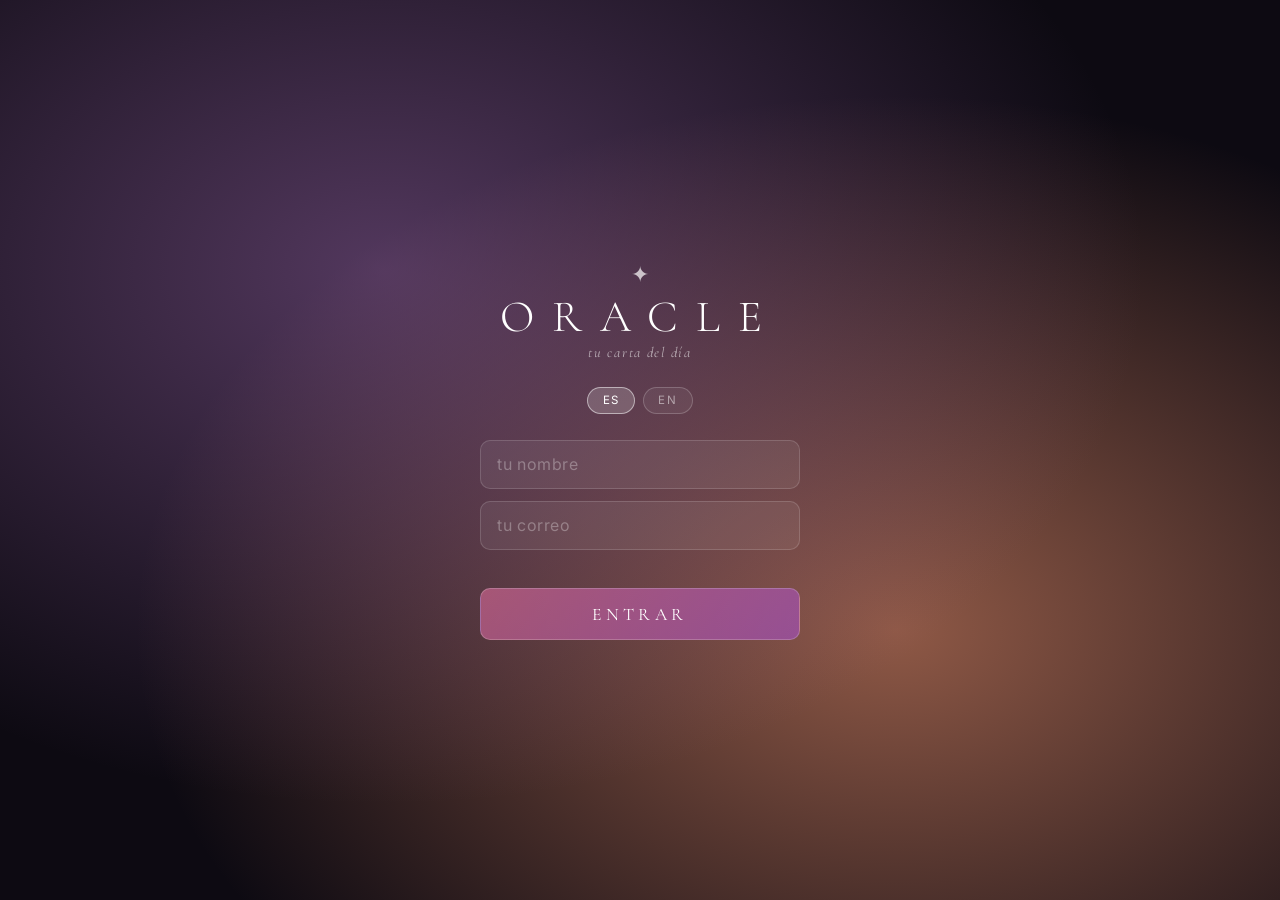
<file: index.html>
<!DOCTYPE html>
<html lang="es">
<head>
<meta charset="UTF-8">
<meta name="viewport" content="width=device-width, initial-scale=1.0, maximum-scale=1.0, user-scalable=no">
<title>Oracle</title>
<link href="https://fonts.googleapis.com/css2?family=Cormorant+Garamond:ital,wght@0,300;0,400;0,600;1,300;1,400;1,600&family=Inter:wght@300;400;500&display=swap" rel="stylesheet">
<style>
*{margin:0;padding:0;box-sizing:border-box;-webkit-tap-highlight-color:transparent;}
html{height:100%;height:-webkit-fill-available;overflow:hidden;}
body{
  font-family:'Inter',sans-serif;
  height:100vh;
  height:100dvh;
  width:100vw;
  overflow:hidden;
  color:#fff;
  transition:background 1.5s ease;
}
body::before{content:'';position:fixed;inset:0;z-index:-1;background:inherit;}

body.despertar-bg{background:radial-gradient(ellipse at 20% 20%,#d4608a,transparent 55%),radial-gradient(ellipse at 80% 80%,#e89060,transparent 55%),radial-gradient(ellipse at 60% 10%,#b87ab0,transparent 45%),#1a0a10;}
body.soltar-bg{background:radial-gradient(ellipse at 20% 30%,#c06030,transparent 55%),radial-gradient(ellipse at 80% 70%,#608050,transparent 55%),radial-gradient(ellipse at 50% 90%,#a09060,transparent 45%),#0f100a;}
body.crecer-bg{background:radial-gradient(ellipse at 20% 20%,#5090a0,transparent 55%),radial-gradient(ellipse at 80% 80%,#7080c0,transparent 55%),radial-gradient(ellipse at 50% 50%,#9070b0,transparent 45%),#080f14;}
body.integrar-bg{background:radial-gradient(ellipse at 20% 30%,#6050a0,transparent 55%),radial-gradient(ellipse at 80% 60%,#4070b0,transparent 55%),radial-gradient(ellipse at 50% 90%,#8090c0,transparent 45%),#08080f;}

.screen{display:none;height:100vh;width:100vw;overflow:hidden;}
.screen.active{display:flex;flex-direction:column;}

/* ── LOGIN ── */
#loginScreen{
  align-items:center;justify-content:center;
  background:radial-gradient(ellipse at 30% 30%,#9060a088,transparent 60%),radial-gradient(ellipse at 70% 70%,#d08060aa,transparent 60%),#0d0a12;
  padding:1.5rem;
}
.login-box{width:100%;max-width:320px;display:flex;flex-direction:column;align-items:center;gap:1.6rem;}
.oracle-wordmark{font-family:'Cormorant Garamond',serif;font-size:2.8rem;font-weight:300;letter-spacing:.4em;color:#fff;text-align:center;}
.oracle-star{font-size:1.4rem;display:block;text-align:center;opacity:.7;margin-bottom:.2rem;}
.oracle-sub{font-family:'Cormorant Garamond',serif;font-style:italic;font-size:.9rem;letter-spacing:.12em;opacity:.6;text-align:center;}
.lang-row{display:flex;gap:.5rem;}
.lbtn{background:rgba(255,255,255,.06);border:1px solid rgba(255,255,255,.2);border-radius:20px;padding:.35rem .9rem;color:rgba(255,255,255,.5);font-size:.72rem;letter-spacing:.12em;cursor:pointer;transition:all .3s;font-family:'Inter',sans-serif;}
.lbtn.on{background:rgba(255,255,255,.18);border-color:rgba(255,255,255,.5);color:#fff;}
.login-fields{width:100%;display:flex;flex-direction:column;gap:.75rem;}
.login-fields input{width:100%;background:rgba(255,255,255,.07);border:1px solid rgba(255,255,255,.15);border-radius:10px;padding:.85rem 1rem;color:#fff;font-family:'Inter',sans-serif;font-size:16px;letter-spacing:.04em;outline:none;transition:border .3s;-webkit-appearance:none;}
.login-fields input:focus{border-color:rgba(255,255,255,.4);}
.login-fields input::placeholder{color:rgba(255,255,255,.3);}
.btn-main{width:100%;background:linear-gradient(135deg,rgba(200,100,140,.7),rgba(160,80,180,.7));border:1px solid rgba(255,255,255,.2);border-radius:10px;padding:.9rem;color:#fff;font-family:'Cormorant Garamond',serif;font-size:1.1rem;letter-spacing:.25em;cursor:pointer;transition:opacity .3s;}
.btn-main:active{opacity:.75;}
.err{color:#f4a07a;font-size:.75rem;text-align:center;min-height:.9rem;letter-spacing:.04em;}

/* ── MAIN ── */
#mainScreen{position:relative;}

.header{
  position:fixed;
  top:0;left:0;right:0;
  z-index:200;
  display:flex;align-items:center;justify-content:space-between;
  padding:env(safe-area-inset-top, 0px) 1rem 0;
  padding-top:max(env(safe-area-inset-top, 0px), 12px);
  padding-bottom:10px;
  height:calc(52px + env(safe-area-inset-top, 0px));
  background:rgba(0,0,0,.25);
  backdrop-filter:blur(12px);
  -webkit-backdrop-filter:blur(12px);
}
.hdr-logo{font-family:'Cormorant Garamond',serif;font-size:1.1rem;letter-spacing:.35em;font-weight:300;}
.hdr-right{display:flex;align-items:center;gap:.6rem;}
.hdr-name{font-size:.68rem;opacity:.4;letter-spacing:.06em;}
.btn-logout{background:none;border:none;color:rgba(255,255,255,.3);font-size:.85rem;cursor:pointer;padding:.2rem .3rem;}

/* Scroll container */
.scroll-area{
  position:absolute;
  top:0;left:0;right:0;bottom:0;
  overflow-y:scroll;
  overflow-x:hidden;
  scroll-snap-type:y mandatory;
  -webkit-overflow-scrolling:touch;
  scrollbar-width:none;
}
.scroll-area::-webkit-scrollbar{display:none;}

/* ── PANELS ── */
.panel{
  width:100%;
  height:100vh;
  height:100dvh;
  scroll-snap-align:start;
  scroll-snap-stop:always;
  display:flex;
  flex-direction:column;
  align-items:center;
  justify-content:center;
  position:relative;
  overflow:hidden;
}

/* Panel 1 — Cover */
.panel-cover{
  padding:60px 1.2rem 2rem;
  justify-content:space-between;
}
.cover-top{
  flex:1;display:flex;flex-direction:column;
  align-items:center;justify-content:center;
  gap:.7rem;
}
.cover-section-num{font-family:'Cormorant Garamond',serif;font-size:.85rem;letter-spacing:.4em;opacity:.6;}
.cover-star-big{font-size:2.5rem;opacity:.45;display:block;text-align:center;}
.cover-section-name{font-family:'Cormorant Garamond',serif;font-size:.9rem;letter-spacing:.5em;opacity:.75;}
.cover-date{font-size:.65rem;letter-spacing:.15em;opacity:.4;text-align:center;margin-top:.3rem;}
.section-pills-row{display:flex;gap:.4rem;justify-content:center;flex-wrap:wrap;}
.spill{font-size:.58rem;letter-spacing:.12em;padding:.22rem .6rem;border-radius:20px;border:1px solid rgba(255,255,255,.18);color:rgba(255,255,255,.35);background:rgba(255,255,255,.04);}
.spill.on{background:rgba(255,255,255,.14);border-color:rgba(255,255,255,.45);color:#fff;}
.scroll-hint{display:flex;flex-direction:column;align-items:center;gap:.3rem;opacity:.3;animation:bounce 2s infinite;padding-bottom:.5rem;}
.scroll-hint span{font-size:.6rem;letter-spacing:.15em;}
@keyframes bounce{0%,100%{transform:translateY(0);}50%{transform:translateY(5px);}}

/* Panel 2 — Story card */
.panel-card{
  padding:60px .8rem 1rem;
  justify-content:flex-start;
  gap:.6rem;
}
.story-card{
  width:100%;
  max-width:320px;
  height:calc(100dvh - 160px);
  max-height:560px;
  border-radius:18px;
  overflow:hidden;
  display:flex;flex-direction:column;
  align-items:center;justify-content:space-between;
  padding:1.2rem 1rem 1rem;
  box-shadow:0 30px 80px rgba(0,0,0,.5);
  flex-shrink:0;
}
.sc-numeral{font-family:'Cormorant Garamond',serif;font-size:.72rem;letter-spacing:.4em;color:rgba(255,255,255,.65);text-align:center;}
.sc-title{font-family:'Cormorant Garamond',serif;font-size:clamp(1.6rem,5vw,2.1rem);font-weight:400;color:#fff;text-align:center;line-height:1.1;}
.sc-reflection{
  font-family:'Cormorant Garamond',serif;font-style:italic;
  font-size:clamp(.82rem,2.8vw,.95rem);line-height:1.7;
  text-align:center;color:#fff;
  flex:1;display:flex;align-items:center;padding:.3rem 0;
  overflow:hidden;
}
.sc-prompt-wrap{
  position:relative;
  width:min(220px, 65vw);
  height:min(220px, 65vw);
  display:flex;align-items:center;justify-content:center;
  flex-shrink:0;
}
.sc-prompt-svg{
  position:absolute;top:0;left:0;
  width:100%;height:100%;
}
.sc-prompt-path-text{
  font-size:11px;
  fill:rgba(255,255,255,.95);
  font-family:'Cormorant Garamond',serif;
  font-style:italic;
  filter:drop-shadow(0 1px 3px rgba(0,0,0,.5));
}
.sc-star-mid{font-size:1.2rem;text-shadow:0 0 10px rgba(255,255,255,.8);}
.sc-aff{text-align:center;}
.sc-aff-label{display:block;font-size:.58rem;letter-spacing:.2em;color:rgba(255,255,255,.55);text-transform:uppercase;margin-bottom:.2rem;}
.sc-aff-text{font-family:'Cormorant Garamond',serif;font-style:italic;font-size:clamp(.78rem,2.5vw,.88rem);color:#fff;line-height:1.4;}
.share-pill{margin-top:.7rem;background:rgba(255,255,255,.1);border:1px solid rgba(255,255,255,.2);border-radius:20px;padding:.35rem .9rem;font-size:.65rem;letter-spacing:.12em;color:rgba(255,255,255,.6);cursor:pointer;display:flex;align-items:center;gap:.4rem;transition:all .3s;flex-shrink:0;}

/* Panel image backgrounds */
.gd-despertar{background:url('despertar.jpeg') center center/cover no-repeat;}
.gd-soltar{background:url('soltar.jpeg') center center/cover no-repeat;}
.gd-crecer{background:url('crecer.jpeg') center center/cover no-repeat;}
.gd-integrar{background:url('integrar.jpeg') center center/cover no-repeat;}

/* Text overlay so content stays readable */
.story-card::before{
  content:'';
  position:absolute;inset:0;
  background:linear-gradient(
    to bottom,
    rgba(0,0,0,.3) 0%,
    rgba(0,0,0,.0) 30%,
    rgba(0,0,0,.0) 65%,
    rgba(0,0,0,.35) 100%
  );
  border-radius:18px;
  pointer-events:none;
  z-index:0;
}
.story-card > *{position:relative;z-index:1;}

/* Panels 3-5 shared */
.inner-panel{
  width:100%;max-width:340px;
  display:flex;flex-direction:column;gap:1rem;
  padding:0 .5rem;
  max-height:100%;
  overflow-y:auto;
  scrollbar-width:none;
  align-items:stretch;
}
.inner-panel::-webkit-scrollbar{display:none;}
.panel-heading{font-family:'Cormorant Garamond',serif;font-size:1.4rem;font-weight:400;text-align:center;opacity:.9;letter-spacing:.04em;}
.panel-sub{font-family:'Cormorant Garamond',serif;font-style:italic;font-size:.82rem;opacity:.5;text-align:center;line-height:1.6;}
.textarea-styled{width:100%;background:rgba(255,255,255,.07);border:1px solid rgba(255,255,255,.15);border-radius:12px;padding:.9rem;color:#fff;font-family:'Cormorant Garamond',serif;font-size:1rem;line-height:1.65;resize:none;outline:none;transition:border .3s;-webkit-appearance:none;font-size:16px;}
.textarea-styled:focus{border-color:rgba(255,255,255,.35);}
.textarea-styled::placeholder{color:rgba(255,255,255,.25);font-style:italic;}
.char-count{font-size:.62rem;opacity:.3;text-align:right;}
.btn-action{background:rgba(255,255,255,.1);border:1px solid rgba(255,255,255,.2);border-radius:10px;padding:.7rem;color:#fff;font-family:'Cormorant Garamond',serif;font-size:.9rem;letter-spacing:.15em;cursor:pointer;transition:all .3s;width:100%;}
.btn-action:active{opacity:.7;}
.saved-note{background:rgba(255,255,255,.06);border:1px solid rgba(255,255,255,.1);border-radius:12px;padding:.9rem;font-family:'Cormorant Garamond',serif;font-style:italic;font-size:.92rem;line-height:1.7;color:rgba(255,255,255,.75);}
.note-label{font-size:.58rem;letter-spacing:.18em;opacity:.4;text-transform:uppercase;margin-bottom:.35rem;display:block;font-family:'Inter',sans-serif;}
.oracle-answer{background:rgba(255,255,255,.06);border:1px solid rgba(255,255,255,.12);border-radius:12px;padding:1rem;font-family:'Cormorant Garamond',serif;font-style:italic;font-size:.95rem;line-height:1.75;color:rgba(255,255,255,.85);}
.oracle-locked{text-align:center;font-family:'Cormorant Garamond',serif;font-style:italic;font-size:.82rem;opacity:.4;line-height:1.6;}
@keyframes pulse{0%,100%{opacity:.3;}50%{opacity:1;}}
.loading-dot{display:inline-block;width:6px;height:6px;border-radius:50%;background:rgba(255,255,255,.5);animation:pulse 1s infinite;margin-left:4px;}

/* Panel 5 — Notify */
.notify-card{width:100%;background:rgba(255,255,255,.07);border:1px solid rgba(255,255,255,.12);border-radius:16px;padding:1.3rem;display:flex;flex-direction:column;gap:.75rem;}
.notify-price{font-family:'Cormorant Garamond',serif;font-size:2rem;text-align:center;opacity:.9;}
.notify-price span{font-size:.82rem;opacity:.5;letter-spacing:.08em;}
.notify-perks{display:flex;flex-direction:column;gap:.4rem;}
.perk{display:flex;align-items:center;gap:.6rem;font-size:.78rem;opacity:.6;}
.perk-dot{width:5px;height:5px;border-radius:50%;background:rgba(255,255,255,.5);flex-shrink:0;}
.btn-notify{width:100%;background:linear-gradient(135deg,rgba(180,100,140,.6),rgba(120,80,180,.6));border:1px solid rgba(255,255,255,.25);border-radius:10px;padding:.85rem;color:#fff;font-family:'Cormorant Garamond',serif;font-size:.95rem;letter-spacing:.2em;cursor:pointer;}
.notify-legal{font-size:.6rem;opacity:.3;text-align:center;letter-spacing:.04em;line-height:1.6;}

/* Nav dots */
.nav-dots{position:fixed;right:.75rem;top:50%;transform:translateY(-50%);z-index:200;display:flex;flex-direction:column;gap:.45rem;}
.dot{width:5px;height:5px;border-radius:50%;background:rgba(255,255,255,.2);transition:all .3s;cursor:pointer;}
.dot.on{background:rgba(255,255,255,.85);transform:scale(1.4);}
</style>
</head>
<body>

<!-- LOGIN -->
<div id="loginScreen" class="screen active">
  <div class="login-box">
    <div style="text-align:center">
      <span class="oracle-star">✦</span>
      <div class="oracle-wordmark">ORACLE</div>
      <div class="oracle-sub" id="lSub">tu carta del día</div>
    </div>
    <div class="lang-row">
      <button class="lbtn on" onclick="setLang('es',1)">ES</button>
      <button class="lbtn" onclick="setLang('en',1)">EN</button>
    </div>
    <div class="login-fields">
      <input id="iName" type="text" placeholder="tu nombre" autocomplete="off" autocorrect="off">
      <input id="iEmail" type="email" placeholder="tu correo" autocomplete="off" autocorrect="off">
      <div class="err" id="errMsg"></div>
      <button class="btn-main" id="btnEnter" onclick="login()">ENTRAR</button>
    </div>
  </div>
</div>

<!-- MAIN -->
<div id="mainScreen" class="screen">

  <div class="header">
    <div class="hdr-logo">✦ ORACLE</div>
    <div class="hdr-right">
      <div class="lang-row">
        <button class="lbtn" id="hEs" onclick="setLang('es')">ES</button>
        <button class="lbtn" id="hEn" onclick="setLang('en')">EN</button>
      </div>
      <span class="hdr-name" id="hName"></span>
      <button class="btn-logout" onclick="logout()">✕</button>
    </div>
  </div>

  <div class="nav-dots" id="navDots">
    <div class="dot on" onclick="goPanel(0)"></div>
    <div class="dot" onclick="goPanel(1)"></div>
    <div class="dot" onclick="goPanel(2)"></div>
    <div class="dot" onclick="goPanel(3)"></div>
    <div class="dot" onclick="goPanel(4)"></div>
  </div>

  <div class="scroll-area" id="scrollArea">

    <!-- P1: Cover -->
    <div class="panel panel-cover" id="p0">
      <div class="cover-top">
        <div class="section-pills-row" id="pills"></div>
        <span class="cover-section-num" id="covNum">I</span>
        <span class="cover-star-big">✦</span>
        <div class="cover-section-name" id="covSec">DESPERTAR</div>
        <div class="cover-date" id="covDate"></div>
      </div>
      <div class="scroll-hint">
        <span id="scrollHintTxt">desliza para revelar</span>
        <span>↓</span>
      </div>
    </div>

    <!-- P2: Card -->
    <div class="panel panel-card" id="p1">
      <div class="story-card" id="storyCard">
        <div class="sc-numeral" id="scNum">I</div>
        <div class="sc-title" id="scTitle"></div>
        <div class="sc-reflection" id="scRefl"><span></span></div>
        <div class="sc-prompt-wrap">
          <svg class="sc-prompt-svg" viewBox="0 0 200 200">
            <defs>
              <path id="cp" d="M 100,100 m -80,0 a 80,80 0 1,1 160,0 a 80,80 0 1,1 -160,0"/>
            </defs>
            <text class="sc-prompt-path-text">
              <textPath href="#cp" id="ptxt" startOffset="0%"></textPath>
            </text>
          </svg>
          <span class="sc-star-mid">✦</span>
        </div>
        <div class="sc-aff">
          <span class="sc-aff-label" id="affLbl">Afirmación</span>
          <div class="sc-aff-text" id="affTxt"></div>
        </div>
      </div>
      <button class="share-pill" onclick="shareCard()" id="shareBtn">
        <span>↑</span><span id="shareTxt">compartir</span>
      </button>
    </div>

    <!-- P3: Reflection -->
    <div class="panel" id="p2" style="justify-content:flex-start;padding-top:0;">
      <div class="inner-panel">
        <div class="panel-heading" id="reflHeading">Tu reflexión</div>
        <div class="panel-sub" id="reflSub">¿Qué te despertó esta carta?</div>
        <div id="reflDisplay" style="display:none">
          <span class="note-label" id="reflNoteLabel">tu nota de hoy</span>
          <div class="saved-note" id="savedNoteDisplay"></div>
          <button class="btn-action" id="editNoteBtn" onclick="editNote()" style="margin-top:.6rem"></button>
        </div>
        <div id="reflEdit">
          <textarea class="textarea-styled" id="reflTa" rows="4" maxlength="500"></textarea>
          <div class="char-count" id="reflCount">0 / 500</div>
          <button class="btn-action" id="saveNoteBtn" onclick="saveNote()"></button>
        </div>
      </div>
    </div>

    <!-- P4: Ask oracle -->
    <div class="panel" id="p3" style="justify-content:flex-start;padding-top:0;">
      <div class="inner-panel">
        <div class="panel-heading" id="askHeading">El oráculo</div>
        <div class="panel-sub" id="askSub">Una pregunta, una respuesta.</div>
        <div id="askInputArea">
          <textarea class="textarea-styled" id="askTa" rows="3" maxlength="280" style="min-height:75px;"></textarea>
          <button class="btn-action" id="askBtn" onclick="askOracle()" style="margin-top:.6rem"></button>
        </div>
        <div id="oracleAnswerWrap" style="display:none">
          <span class="note-label" id="oracleQLabel">tu pregunta</span>
          <div class="saved-note" id="oracleQDisplay"></div>
          <span class="note-label" style="margin-top:.7rem;display:block;" id="oracleALabel">respuesta del oráculo</span>
          <div class="oracle-answer" id="oracleAnswer"></div>
          <div class="oracle-locked" id="oracleLocked" style="margin-top:.5rem;"></div>
        </div>
      </div>
    </div>

    <!-- P5: Notify -->
    <div class="panel" id="p4" style="justify-content:flex-start;padding-top:0;">
      <div class="inner-panel">
        <div class="panel-heading" id="notifHeading"></div>
        <div class="notify-card">
          <div class="sc-aff-label" style="text-align:center;" id="notifTitle"></div>
          <div class="notify-price"><span id="notifPer"></span>$1 <span id="notifMo">/ mes</span></div>
          <div class="notify-perks" id="notifPerks"></div>
          <button class="btn-notify" id="notifBtn" onclick="notifyPlaceholder()"></button>
        </div>
        <div class="notify-legal" id="notifLegal"></div>
      </div>
    </div>

  </div>
</div>

<script>
const SHEETS_URL='https://script.google.com/a/macros/paralellautomation.com/s/AKfycbwjzBpmqGyq9aeS_qhSINSe5RqkkX95XTjkJLqwfnFSoLCb0dDeFqF7oRFuqV10rMiKfA/exec';

const CARDS=[
{id:1,s:'despertar',sn:'I',es:{title:'El umbral',prompt:'¿Qué estoy esperando que pase para empezar a moverme?',refl:'Estás paradx frente a una puerta que aún no has abierto.\nNo tienes que saber qué hay del otro lado.\nSolo tienes que saber que ya es tiempo de dejar de mirarla y empezar a tocarla.',aff:'"Doy el primer paso aunque no vea el camino completo."'},en:{title:'The Threshold',prompt:'What am I waiting for to start moving?',refl:'You are standing in front of a door you have not yet opened.\nYou don\'t need to know what is on the other side.\nYou only need to know it is time to stop looking at it and start touching it.',aff:'"I take the first step even if I can\'t see the full path."'}},
{id:2,s:'despertar',sn:'I',es:{title:'La llamada',prompt:'¿Qué es lo que mi interior lleva tiempo queriendo decirme?',refl:'Hay algo que te llama desde adentro.\nNo es ruido, no es urgencia.\nEs esa voz que aparece cuando todo está en silencio y dice tu nombre de una manera que solo tú reconoces.',aff:'"Escucho la voz que me guía desde adentro."'},en:{title:'The Call',prompt:'What has my inner self been trying to tell me?',refl:'There is something calling you from within.\nIt is not noise, not urgency.\nIt is that voice that appears when everything is silent and says your name in a way only you recognize.',aff:'"I listen to the voice that guides me from within."'}},
{id:3,s:'despertar',sn:'I',es:{title:'La semilla',prompt:'¿Qué está creciendo en mí aunque aún no lo pueda nombrar?',refl:'No todo lo que crece se ve al principio.\nDebajo de la tierra, en la oscuridad más profunda, algo tuyo está echando raíces.\nConfía en lo que no puedes ver todavía.',aff:'"Lo que siembro con intención, florece a su tiempo."'},en:{title:'The Seed',prompt:'What is growing in me even if I cannot name it yet?',refl:'Not everything that grows is visible at first.\nUnderground, in the deepest darkness, something of yours is taking root.\nTrust in what you cannot yet see.',aff:'"What I sow with intention, blooms in its own time."'}},
{id:4,s:'despertar',sn:'I',es:{title:'El asombro',prompt:'¿Cuándo fue la última vez que algo me dejó sin palabras?',refl:'Hubo un tiempo en que te maravillabas de todo.\nEse niño o niña sigue viviendo dentro de ti.\nHoy el universo te invita a recuperar esa mirada:\nLa que encuentra magia en lo ordinario.',aff:'"Abro mis ojos a la maravilla que habita en lo cotidiano."'},en:{title:'Wonder',prompt:'When was the last time something left me speechless?',refl:'There was a time when you marveled at everything.\nThat child still lives inside you.\nToday the universe invites you to reclaim that gaze:\nThe one that finds magic in the ordinary.',aff:'"I open my eyes to the wonder that lives in the everyday."'}},
{id:5,s:'despertar',sn:'I',es:{title:'La curiosidad',prompt:'¿Qué pregunta llevo tiempo evitando hacerme?',refl:'No necesitas tener todas las respuestas.\nNecesitas tener las preguntas correctas.\nLa curiosidad es la linterna que ilumina el camino cuando todavía no sabes a dónde vas.',aff:'"Soy libre de no saber y de querer descubrir."'},en:{title:'Curiosity',prompt:'What question have I been avoiding asking myself?',refl:'You don\'t need to have all the answers.\nYou need to have the right questions.\nCuriosity is the lantern that lights the path when you still don\'t know where you\'re going.',aff:'"I am free not to know and to want to discover."'}},
{id:6,s:'despertar',sn:'I',es:{title:'El espejo',prompt:'¿Qué me está mostrando esta persona o situación sobre mí?',refl:'Lo que ves en los demás que te molesta, que admiras, que te mueve, es también tuyo.\nEl universo te pone espejos donde menos los esperas.\nMírate en ellos con honestidad y sin miedo.',aff:'"Todo lo que veo afuera me enseña algo sobre lo que vive adentro."'},en:{title:'The Mirror',prompt:'What is this person or situation showing me about myself?',refl:'What you see in others that bothers you, that you admire, that moves you — it is also yours.\nThe universe places mirrors where you least expect them.\nLook at yourself in them with honesty and without fear.',aff:'"Everything I see outside teaches me something about what lives within."'}},
{id:7,s:'despertar',sn:'I',es:{title:'El cuerpo',prompt:'¿En qué parte de mi cuerpo estoy cargando algo que no es mío?',refl:'Tu cuerpo sabe cosas que tu mente aún no ha procesado.\nCuando se tensa, avisa. Cuando se expande, celebra.\nHoy párate un momento. Respira.\n¿Qué te está diciendo el cuerpo que llevas?',aff:'"Habito mi cuerpo con presencia y gratitud."'},en:{title:'The Body',prompt:'In what part of my body am I carrying something that is not mine?',refl:'Your body knows things your mind has not yet processed.\nWhen it tenses, it warns. When it expands, it celebrates.\nToday, pause for a moment. Breathe.\nWhat is the body you carry trying to tell you?',aff:'"I inhabit my body with presence and gratitude."'}},
{id:8,s:'despertar',sn:'I',es:{title:'La intuición',prompt:'¿Qué me está diciendo mi intuición que mi mente está tratando de ignorar?',refl:'Antes de que la mente razone, algo en ti ya sabe.\nEsa certeza que aparece sin explicación,\nese "Algo no está bien" o ese "Este es el camino":\nno lo ignores. Es el universo hablándote en tu idioma.',aff:'"Confío en lo que siento antes de que tenga nombre."'},en:{title:'Intuition',prompt:'What is my intuition telling me that my mind is trying to ignore?',refl:'Before the mind reasons, something in you already knows.\nThat certainty that appears without explanation,\nthat "Something is not right" or "This is the way" —\ndon\'t ignore it. It is the universe speaking to you in your language.',aff:'"I trust what I feel before it has a name."'}},
{id:9,s:'despertar',sn:'I',es:{title:'La pausa',prompt:'¿Qué podría ver si me dejo quietx un momento?',refl:'No todo lo que parece quietud es pérdida de tiempo.\nA veces el universo te detiene porque necesitas ver lo que no puedes ver mientras corres.\nLa pausa también es movimiento hacia adentro.',aff:'"En el silencio encuentro las respuestas que busco."'},en:{title:'The Pause',prompt:'What could I see if I allow myself to be still for a moment?',refl:'Not everything that looks like stillness is a waste of time.\nSometimes the universe stops you because you need to see what you cannot see while running.\nThe pause is also movement inward.',aff:'"In silence I find the answers I seek."'}},
{id:10,s:'despertar',sn:'I',es:{title:'El origen',prompt:'¿Qué carga llevo que no elegí pero que puedo soltar?',refl:'Viene de algún lugar todo lo que eres.\nHay heridas que no son tuyas, pero que cargas.\nHay dones que recibiste sin pedirlos.\nConocer tu origen no es quedarte en él:\nEs saber desde dónde partes para decidir a dónde vas.',aff:'"Honro de dónde vengo y elijo quién quiero ser."'},en:{title:'The Origin',prompt:'What weight am I carrying that I didn\'t choose but can release?',refl:'Everything you are comes from somewhere.\nThere are wounds that are not yours, but that you carry.\nThere are gifts you received without asking for them.\nKnowing your origin is not staying in it:\nIt is knowing where you start from to decide where you go.',aff:'"I honor where I come from and I choose who I want to be."'}},
{id:11,s:'despertar',sn:'I',es:{title:'El instante',prompt:'¿Estoy realmente presente en mi propia vida?',refl:'No estás en el pasado. No estás en el futuro.\nEstás aquí, en este momento exacto,\nque es el único lugar donde la vida sucede de verdad.\nRespira. Esto es real. Tú eres real.',aff:'"Este momento es suficiente. Yo soy suficiente."'},en:{title:'The Instant',prompt:'Am I truly present in my own life?',refl:'You are not in the past. You are not in the future.\nYou are here, in this exact moment,\nwhich is the only place where life truly happens.\nBreathe. This is real. You are real.',aff:'"This moment is enough. I am enough."'}},
{id:12,s:'despertar',sn:'I',es:{title:'La voluntad',prompt:'¿Qué elegiría hacer hoy si no dependiera de cómo me siento?',refl:'Hay una fuerza en ti que no depende de cómo te sientas.\nNo espera a que la inspiración llegue.\nSe levanta cuando todo dice que no.\nEsa fuerza se llama voluntad, y es tuya.',aff:'"Mi voluntad es más grande que mi miedo."'},en:{title:'The Will',prompt:'What would I choose to do today if it didn\'t depend on how I feel?',refl:'There is a force in you that does not depend on how you feel.\nIt does not wait for inspiration to arrive.\nIt rises when everything says no.\nThat force is called will, and it is yours.',aff:'"My will is greater than my fear."'}},
{id:13,s:'despertar',sn:'I',es:{title:'La luz propia',prompt:'¿En qué momento de mi vida he brillado más siendo yo mismx?',refl:'No necesitas que nadie te ilumine.\nTienes tu propia fuente de luz,\ny aunque a veces la sientas pequeña o apagada,\nsiempre está ahí. Siempre.\nNadie puede apagarla salvo tú.',aff:'"Mi luz no depende de nadie más que de mí."'},en:{title:'Your Own Light',prompt:'In what moment of my life have I shone brightest being myself?',refl:'You don\'t need anyone to illuminate you.\nYou have your own source of light,\nand even when it feels small or dim,\nit is always there. Always.\nNo one can extinguish it but you.',aff:'"My light depends on no one but me."'}},
{id:14,s:'soltar',sn:'II',es:{title:'El peso',prompt:'¿Qué estoy sosteniendo que ya no me pertenece sostener?',refl:'Hay cosas que cargas por costumbre, no por necesidad.\nAlgunas ni siquiera son tuyas.\nHoy el universo te pregunta:\n¿Qué seguirías cargando si supieras que puedes soltarlo?',aff:'"Suelto lo que ya no me sirve con gratitud y sin culpa."'},en:{title:'The Weight',prompt:'What am I holding that no longer belongs to me to hold?',refl:'There are things you carry out of habit, not out of need.\nSome are not even yours.\nToday the universe asks you:\nWhat would you keep carrying if you knew you could let it go?',aff:'"I release what no longer serves me, with gratitude and without guilt."'}},
{id:15,s:'soltar',sn:'II',es:{title:'El control',prompt:'¿Qué estoy intentando controlar que está fuera de mis manos?',refl:'Apretar los puños no cambia el resultado.\nHay cosas que solo ocurren cuando las dejas ir.\nSoltar no es rendirse.\nEs confiar en que el universo también trabaja cuando tú descansas.',aff:'"Confío en el proceso aunque no pueda dirigirlo."'},en:{title:'Control',prompt:'What am I trying to control that is out of my hands?',refl:'Clenching your fists doesn\'t change the outcome.\nThere are things that only happen when you let them go.\nLetting go is not giving up.\nIt is trusting that the universe also works while you rest.',aff:'"I trust the process even if I cannot direct it."'}},
{id:16,s:'soltar',sn:'II',es:{title:'El perdón',prompt:'¿A quién o qué necesito perdonar para liberarme?',refl:'Perdonar no es decir que estuvo bien.\nEs decidir que ya no quieres cargar ese dolor en el cuerpo y mente.\nEl perdón no es un regalo para quien te lastimó.\nEs la libertad que te das a ti.',aff:'"Me libero perdonando, no porque lo merezcan, sino porque yo lo merezco."'},en:{title:'Forgiveness',prompt:'Who or what do I need to forgive to free myself?',refl:'Forgiving is not saying it was okay.\nIt is deciding you no longer want to carry that pain in your body and mind.\nForgiveness is not a gift to the one who hurt you.\nIt is the freedom you give yourself.',aff:'"I free myself by forgiving — not because they deserve it, but because I do."'}},
{id:17,s:'soltar',sn:'II',es:{title:'La identidad vieja',prompt:'¿Qué versión de mí mismx estoy sosteniendo que ya no me representa?',refl:'Ya no eres quien eras hace un año.\nNi hace cinco.\nY sin embargo, a veces actúas desde una versión de ti que ya no existe.\nDate permiso de ser quien eres hoy.',aff:'"Me permito ser quien soy hoy, no quien fui en el pasado."'},en:{title:'The Old Identity',prompt:'What version of myself am I holding onto that no longer represents me?',refl:'You are no longer who you were a year ago.\nNor five years ago.\nAnd yet, sometimes you act from a version of yourself that no longer exists.\nGive yourself permission to be who you are today.',aff:'"I allow myself to be who I am today, not who I was in the past."'}},
{id:18,s:'soltar',sn:'II',es:{title:'El miedo',prompt:'¿Qué haría si supiera que el miedo no me puede detener?',refl:'El miedo no desaparece cuando eres valiente.\nDesaparece cuando decides que lo que quieres,\nvale más que el miedo que sientes.\nNo tienes que esperar a no tener miedo. Avanza con él.',aff:'"Actúo aunque sienta miedo. El miedo no es la señal de parar."'},en:{title:'Fear',prompt:'What would I do if I knew fear couldn\'t stop me?',refl:'Fear does not disappear when you are brave.\nIt disappears when you decide that what you want\nis worth more than the fear you feel.\nYou don\'t have to wait until you\'re fearless. Move forward with it.',aff:'"I act even when I feel fear. Fear is not the signal to stop."'}},
{id:19,s:'soltar',sn:'II',es:{title:'La comparación',prompt:'¿A quién estoy mirando para juzgar dónde debería estar yo?',refl:'No hay camino con el que comparar el tuyo\nporque nadie en la historia ha vivido tu vida exacta.\nMedir tu proceso con el de otros,\nes usar una regla equivocada para medir algo que no tiene medida.',aff:'"Mi camino es único y mi ritmo es el correcto para mí."'},en:{title:'Comparison',prompt:'Who am I looking at to judge where I should be?',refl:'There is no path to compare yours with,\nbecause no one in history has lived your exact life.\nMeasuring your process against others\nis using the wrong ruler to measure something that has no measure.',aff:'"My path is unique and my pace is the right one for me."'}},
{id:20,s:'soltar',sn:'II',es:{title:'La queja',prompt:'¿Qué historia me cuento sobre mí mismx que ya no quiero seguir contando?',refl:'Hay una diferencia entre sentir el dolor y quedarte a vivir en él.\nEl universo escucha todo lo que repites.\nCambia el relato y cambia la frecuencia que emites.',aff:'"Elijo el relato que me expande, no el que me limita."'},en:{title:'The Complaint',prompt:'What story do I tell myself that I no longer want to keep telling?',refl:'There is a difference between feeling pain and staying to live in it.\nThe universe hears everything you repeat.\nChange the story and change the frequency you emit.',aff:'"I choose the story that expands me, not the one that limits me."'}},
{id:21,s:'soltar',sn:'II',es:{title:'La expectativa',prompt:'¿Qué expectativa estoy sosteniendo que me impide ver lo que ya tengo?',refl:'Las expectativas son futuros imaginados a los que les das poder sobre tu presente.\nCuando sueltas lo que crees que "debería" pasar, puedes ver lo que realmente está pasando.',aff:'"Suelto el cómo y confío en el qué."'},en:{title:'Expectation',prompt:'What expectation am I holding that prevents me from seeing what I already have?',refl:'Expectations are imagined futures that you give power over your present.\nWhen you release what you think "should" happen, you can see what is really happening.',aff:'"I release the how and trust in the what."'}},
{id:22,s:'soltar',sn:'II',es:{title:'La culpa',prompt:'¿Estoy aprendiendo de lo que pasó, o simplemente me estoy castigando?',refl:'Aprender de lo que hiciste no es lo mismo que castigarte por ello.\nYa cometiste el error. Ya lo sabes.\nAhora la pregunta es: ¿Qué haces con esa información?\nLa culpa no repara nada. La responsabilidad, sí.',aff:'"Aprendo, corrijo y sigo. No me quedo atrapadx en lo que ya fue."'},en:{title:'Guilt',prompt:'Am I learning from what happened, or am I simply punishing myself?',refl:'Learning from what you did is not the same as punishing yourself for it.\nYou already made the mistake.\nNow the question is: What do you do with that information?\nGuilt repairs nothing. Responsibility does.',aff:'"I learn, I correct, and I continue. I don\'t stay trapped in what already was."'}},
{id:23,s:'soltar',sn:'II',es:{title:'El apego',prompt:'¿A qué o a quién me estoy aferrando por miedo a perder, no por amor?',refl:'No todo lo que amas tiene que quedarse.\nAlgunas personas, lugares y versiones de ti vienen para enseñarte y luego continúan su camino.\nDejarlos ir no borra lo que fueron. Lo honra.',aff:'"Amo y suelto. El amor verdadero no necesita cadenas."'},en:{title:'Attachment',prompt:'To what or whom am I clinging out of fear of losing, not out of love?',refl:'Not everything you love has to stay.\nSome people, places, and versions of yourself come to teach you and then continue on their way.\nLetting them go doesn\'t erase what they were. It honors it.',aff:'"I love and I release. True love needs no chains."'}},
{id:24,s:'soltar',sn:'II',es:{title:'El ruido',prompt:'¿Qué escucharía si apagara todo el ruido externo por un momento?',refl:'Vivimos en un mundo que no para de hablar.\nOpiniones, noticias, expectativas ajenas.\nHoy el universo te invita al silencio.\nDentro de ti hay una claridad que solo aparece cuando todo calla.',aff:'"Me doy el regalo del silencio para escucharme a mí."'},en:{title:'The Noise',prompt:'What would I hear if I turned off all the external noise for a moment?',refl:'We live in a world that never stops talking.\nOpinions, news, others\' expectations.\nToday the universe invites you to silence.\nInside you there is a clarity that only appears when everything goes quiet.',aff:'"I give myself the gift of silence to listen to myself."'}},
{id:25,s:'soltar',sn:'II',es:{title:'La necesidad de aprobación',prompt:'¿De qué o de quién estoy esperando una aprobación que puedo darme a mí mismx?',refl:'Cuánta energía gastamos esperando que alguien diga que lo que somos es suficiente.\nEsa persona eres tú.\nY ya puedes decírtelo hoy.',aff:'"Mi aprobación es la única que necesito para empezar."'},en:{title:'The Need for Approval',prompt:'From what or whom am I waiting for an approval I can give myself?',refl:'How much energy we spend waiting for someone to say that what we are is enough.\nThat person is you.\nAnd you can already tell yourself today.',aff:'"My own approval is the only one I need to begin."'}},
{id:26,s:'soltar',sn:'II',es:{title:'El ciclo que termina',prompt:'¿Qué ciclo siento que está cerrando en mi vida y me resisto a soltar?',refl:'Algo está llegando a su fin.\nNo lo fuerces a quedarse.\nLos finales no son fracasos:\nson la forma que tiene el universo de hacer espacio para lo que todavía no puedes imaginar.',aff:'"Cierro este ciclo con gratitud y abro el siguiente con fe."'},en:{title:'The Ending Cycle',prompt:'What cycle do I feel is closing in my life and I resist releasing?',refl:'Something is coming to an end.\nDon\'t force it to stay.\nEndings are not failures:\nthey are the universe\'s way of making space for what you cannot yet imagine.',aff:'"I close this cycle with gratitude and open the next with faith."'}},
{id:27,s:'crecer',sn:'III',es:{title:'La raíz',prompt:'¿En qué estoy cimentando mi vida y mi identidad en este momento?',refl:'El árbol más alto tiene las raíces más profundas.\nAntes de crecer hacia afuera, crece hacia adentro.\n¿Qué valores, qué certezas, qué amor propio estás cultivando en lo profundo de ti?',aff:'"Mis raíces son firmes. Puedo crecer sin perderme."'},en:{title:'The Root',prompt:'What am I grounding my life and identity in at this moment?',refl:'The tallest tree has the deepest roots.\nBefore growing outward, grow inward.\nWhat values, what certainties, what self-love are you cultivating in your depths?',aff:'"My roots are firm. I can grow without losing myself."'}},
{id:28,s:'crecer',sn:'III',es:{title:'El error',prompt:'¿Qué me enseñó mi error más reciente que no podría haber aprendido de otra forma?',refl:'Los errores no son el opuesto del éxito.\nSon parte del camino hacia él.\nCada vez que te equivocas y lo reconoces le estás diciendo al universo:\nSigo aquí, sigo intentando.',aff:'"Me equivoco, aprendo y me levanto. Eso es crecer."'},en:{title:'The Mistake',prompt:'What did my most recent mistake teach me that I could not have learned any other way?',refl:'Mistakes are not the opposite of success.\nThey are part of the path toward it.\nEvery time you err and acknowledge it, you are telling the universe:\nI am still here, I am still trying.',aff:'"I make mistakes, I learn, and I rise. That is growth."'}},
{id:29,s:'crecer',sn:'III',es:{title:'La incomodidad',prompt:'¿Qué incomodidad estoy evitando que podría llevarme a donde quiero estar?',refl:'Nada que valga la pena te esperará dentro de tu zona de confort.\nLa incomodidad no es una señal de que algo está mal.\nEs una señal de que algo nuevo está comenzando.\nProto tendrás el músculo para sostenerlo.',aff:'"La incomodidad es el precio de entrada al crecimiento y la pago con gusto."'},en:{title:'Discomfort',prompt:'What discomfort am I avoiding that could take me where I want to be?',refl:'Nothing worth having is waiting for you inside your comfort zone.\nDiscomfort is not a signal that something is wrong.\nIt is a signal that something new is beginning.\nSoon you will have the muscle to sustain it.',aff:'"Discomfort is the entry price for growth, and I pay it gladly."'}},
{id:30,s:'crecer',sn:'III',es:{title:'La disciplina',prompt:'¿Qué compromiso conmigo mismx llevo tiempo aplazando?',refl:'La libertad más profunda viene de la disciplina.\nNo la que te imponen, sino la que te das.\nEl ritual diario, la constancia silenciosa,\nel comprometerte contigo mismx aunque nadie esté mirando.',aff:'"Me cuido a través de mis acciones, no solo de mis intenciones."'},en:{title:'Discipline',prompt:'What commitment to myself have I been postponing?',refl:'The deepest freedom comes from discipline.\nNot the kind imposed on you, but the kind you give yourself.\nThe daily ritual, the quiet consistency,\ncommitting to yourself even when no one is watching.',aff:'"I care for myself through my actions, not just my intentions."'}},
{id:31,s:'crecer',sn:'III',es:{title:'El maestro',prompt:'¿Qué está intentando enseñarme la situación que más me está costando?',refl:'Los maestros no siempre llegan en forma de persona.\nA veces llegan como circunstancias,\ncomo pérdidas, como personas difíciles,\ncomo situaciones que no elegiste.\nTodo enseña. Todo.',aff:'"Estoy siempre aprendiendo. La vida es mi maestra."'},en:{title:'The Teacher',prompt:'What is the situation that is costing me the most trying to teach me?',refl:'Teachers don\'t always arrive in the form of a person.\nSometimes they come as circumstances,\nas losses, as difficult people,\nas situations you didn\'t choose.\nEverything teaches. Everything.',aff:'"I am always learning. Life is my teacher."'}},
{id:32,s:'crecer',sn:'III',es:{title:'El límite',prompt:'¿En qué situación de mi vida necesito poner un límite que aún no he puesto?',refl:'Un límite no es una pared que separa.\nEs un puente que te conecta contigo mismx.\nDecir «hasta aquí» no es egoísmo:\nEs el acto más honesto y más amoroso que puedes hacer.',aff:'"Mis límites me definen y me protegen. Los sostengo con amor."'},en:{title:'The Boundary',prompt:'In what situation in my life do I need to set a boundary I haven\'t set yet?',refl:'A boundary is not a wall that separates.\nIt is a bridge that connects you to yourself.\nSaying "this far" is not selfishness:\nIt is the most honest and most loving act you can do.',aff:'"My boundaries define and protect me. I hold them with love."'}},
{id:33,s:'crecer',sn:'III',es:{title:'La vulnerabilidad',prompt:'¿Con quién o en qué espacio me permito ser realmente vulnerable?',refl:'Mostrarte vulnerable no es debilidad.\nEs decirle al mundo: estoy aquí, soy real, me importa esto.\nLas conexiones más profundas nacen en el lugar donde te atreves a no estar perfectamente bien.',aff:'"Mi vulnerabilidad es mi puerta hacia la conexión auténtica."'},en:{title:'Vulnerability',prompt:'With whom or in what space do I allow myself to be truly vulnerable?',refl:'Showing your vulnerability is not weakness.\nIt is telling the world: I am here, I am real, this matters to me.\nThe deepest connections are born in the place where you dare not to be perfectly okay.',aff:'"My vulnerability is my door to authentic connection."'}},
{id:34,s:'crecer',sn:'III',es:{title:'La paciencia',prompt:'¿En qué área de mi vida estoy esperando resultados inmediatos de un proceso que necesita tiempo?',refl:'El bambú crece bajo la tierra durante años.\nNadie ve su proceso. Nadie lo aplaude.\nUn día aparece, y crece más rápido que cualquier otra planta.\nLo que cultivas en silencio tiene su momento.',aff:'"Confío en mi proceso aunque no sea visible para nadie más."'},en:{title:'Patience',prompt:'In what area of my life am I expecting immediate results from a process that needs time?',refl:'Bamboo grows underground for years.\nNo one sees its process. No one applauds it.\nOne day it appears, and grows faster than any other plant.\nWhat you cultivate in silence has its moment.',aff:'"I trust my process even if it is not visible to anyone else."'}},
{id:35,s:'crecer',sn:'III',es:{title:'La tribu',prompt:'¿Qué personas me hacen crecer y cuáles me detienen?',refl:'No estás hechx para crecer solx.\nHay personas en este mundo que vibran en tu frecuencia y te entienden sin que tengas que traducirte.\nBúscalas. Y cuando las encuentres, quédate.',aff:'"Me rodeo de quienes me elevan y yo los elevo a ellos."'},en:{title:'The Tribe',prompt:'What people make me grow and which ones hold me back?',refl:'You are not made to grow alone.\nThere are people in this world who vibrate at your frequency and understand you without you having to translate yourself.\nSeek them. And when you find them, stay.',aff:'"I surround myself with those who lift me, and I lift them."'}},
{id:36,s:'crecer',sn:'III',es:{title:'El don',prompt:'¿Qué se me da con tal naturalidad que lo doy por sentado?',refl:'Hay algo que haces con una facilidad que a otros les cuesta trabajo.\nAlgo que das sin esfuerzo y que el mundo necesita.\nLo llamas normal porque es tuyo.\nPero es un don. Y tiene un propósito más grande que tú.',aff:'"Reconozco y ofrezco mis dones al mundo sin minimizarlos."'},en:{title:'The Gift',prompt:'What comes so naturally to me that I take it for granted?',refl:'There is something you do with an ease that others find difficult.\nSomething you give effortlessly that the world needs.\nYou call it normal because it is yours.\nBut it is a gift. And it has a purpose greater than you.',aff:'"I recognize and offer my gifts to the world without minimizing them."'}},
{id:37,s:'crecer',sn:'III',es:{title:'La crisis',prompt:'¿Qué oportunidades esconde la crisis que estoy viviendo?',refl:'Existe una antigua idea oriental que dice que la palabra crisis contiene dos caracteres: peligro y oportunidad.\nLo que está rompiéndose ahora puede ser el inicio de algo que todavía no puedes imaginar.',aff:'"En cada ruptura hay un espacio nuevo que estaba esperando existir."'},en:{title:'The Crisis',prompt:'What opportunities are hidden in the crisis I am living?',refl:'An ancient Eastern idea says that the word crisis contains two characters: danger and opportunity.\nWhat is breaking now may be the beginning of something you cannot yet imagine.',aff:'"In every rupture there is a new space that was waiting to exist."'}},
{id:38,s:'crecer',sn:'III',es:{title:'La acción',prompt:'¿Qué estoy esperando que suceda para tomar acción en algo que ya sé que quiero?',refl:'Pensar no mueve el mundo. Actuar sí.\nNo tienes que tenerlo todo perfecto para empezar.\nLa acción imperfecta le gana siempre a la perfección que nunca sale de tu cabeza.',aff:'"Actúo hoy con lo que tengo, desde donde estoy."'},en:{title:'Action',prompt:'What am I waiting for to take action on something I already know I want?',refl:'Thinking doesn\'t move the world. Action does.\nYou don\'t have to have everything perfect to begin.\nImperfect action always beats the perfection that never leaves your head.',aff:'"I act today with what I have, from where I am."'}},
{id:39,s:'crecer',sn:'III',es:{title:'La confianza ganada',prompt:'¿En qué momentos de mi vida he demostrado que soy más capaz de lo que creo?',refl:'La autoconfianza no llega antes del intento.\nLlega después.\nCada vez que hiciste algo aunque tenías miedo, te dejaste una promesa cumplida.\nYa tienes más evidencia de lo que crees.',aff:'"He sobrevivido todo lo que creí que no podría. Eso me hace confiar en mí."'},en:{title:'Earned Confidence',prompt:'In what moments of my life have I shown I am more capable than I think?',refl:'Self-confidence doesn\'t come before the attempt.\nIt comes after.\nEvery time you did something even though you were afraid, you left yourself a kept promise.\nYou already have more evidence than you think.',aff:'"I have survived everything I thought I couldn\'t. That makes me trust myself."'}},
{id:40,s:'integrar',sn:'IV',es:{title:'El todo',prompt:'¿Qué parte de mí mismx estoy rechazando que necesita ser vista?',refl:'No hay partes de ti que estén equivocadas.\nNi las que te dan vergüenza, ni las que no entiendes, ni las que aún están en proceso.\nTodas esas partes juntas forman algo entero.\nForman algo que se llama: tú.',aff:'"Me acepto completx: sombra y luz, caos y calma."'},en:{title:'The Whole',prompt:'What part of myself am I rejecting that needs to be seen?',refl:'There are no parts of you that are wrong.\nNot the ones that shame you, not the ones you don\'t understand, not the ones still in process.\nAll those parts together form something whole.\nThey form something called: you.',aff:'"I accept myself completely: shadow and light, chaos and calm."'}},
{id:41,s:'integrar',sn:'IV',es:{title:'La sombra',prompt:'¿Qué parte de mí mismx me cuesta más aceptar?',refl:'Todo lo que niegas de ti mismx no desaparece.\nVive en la sombra y sale en los momentos que menos esperas.\nMirar tu sombra no es perderte en ella.\nEs conocerte completx, para que nada tuyo te tome por sorpresa.',aff:'"Miro mi sombra con curiosidad, no con miedo."'},en:{title:'The Shadow',prompt:'What part of myself is hardest for me to accept?',refl:'Everything you deny about yourself does not disappear.\nIt lives in the shadow and comes out in the moments you least expect.\nLooking at your shadow is not getting lost in it.\nIt is knowing yourself completely, so nothing of yours catches you off guard.',aff:'"I look at my shadow with curiosity, not with fear."'}},
{id:42,s:'integrar',sn:'IV',es:{title:'La historia',prompt:'¿Qué historia sobre mí mismx estoy lista para reescribir?',refl:'Eres más que lo que te pasó.\nLa historia que te contaron sobre ti,\nla historia que tú te has contado,\nno es toda la verdad.\nPuedes reescribirla hoy.',aff:'"Soy el autor de mi propia narrativa."'},en:{title:'The Story',prompt:'What story about myself am I ready to rewrite?',refl:'You are more than what happened to you.\nThe story they told you about yourself,\nthe story you have told yourself,\nis not the whole truth.\nYou can rewrite it today.',aff:'"I am the author of my own narrative."'}},
{id:43,s:'integrar',sn:'IV',es:{title:'La gratitud profunda',prompt:'¿Por qué cosas en mi vida siento una gratitud tan grande que me cuesta expresarla?',refl:'No la gratitud que se recita.\nLa que se siente en el pecho cuando ves todo lo que eres, todo lo que tienes, todo lo que has superado para estar aquí, hoy, leyendo esto.',aff:'"Lo que tengo es suficiente. Lo que soy es suficiente."'},en:{title:'Deep Gratitude',prompt:'For what things in my life do I feel a gratitude so great it is hard to express?',refl:'Not the gratitude that is recited.\nThe kind felt in the chest when you see everything you are, everything you have, everything you have overcome to be here, today, reading this.',aff:'"What I have is enough. What I am is enough."'}},
{id:44,s:'integrar',sn:'IV',es:{title:'El servicio',prompt:'¿De qué manera podría contribuir hoy, desde donde estoy, con lo que tengo?',refl:'Cuando creces, tienes algo que dar.\nNo necesitas estar completx para ayudar.\nA veces el acto de dar es exactamente lo que te faltaba para sanar.',aff:'"Dar y recibir son parte del mismo flujo. Participo en ambos."'},en:{title:'Service',prompt:'In what way could I contribute today, from where I am, with what I have?',refl:'When you grow, you have something to give.\nYou don\'t need to be whole to help.\nSometimes the act of giving is exactly what you needed to heal.',aff:'"Giving and receiving are part of the same flow. I participate in both."'}},
{id:45,s:'integrar',sn:'IV',es:{title:'La congruencia',prompt:'¿Qué tan alineadas están mis acciones diarias con lo que digo?',refl:'Hay una distancia entre lo que dices que valoras y lo que haces cada día.\nNo te juzgues por eso.\nSolo obsérvalo. La congruencia se construye con decisiones pequeñas y repetidas.',aff:'"Vivo desde mis valores, no desde mis miedos."'},en:{title:'Congruence',prompt:'How aligned are my daily actions with what I say I value?',refl:'There is a distance between what you say you value and what you do each day.\nDon\'t judge yourself for it.\nJust observe it. Congruence is built with small, repeated decisions.',aff:'"I live from my values, not from my fears."'}},
{id:46,s:'integrar',sn:'IV',es:{title:'La presencia plena',prompt:'¿Cuántos momentos del día realmente habito o solo los atravieso?',refl:'No estás perdiendo el tiempo cuando estás presente.\nEstás ganando la única cosa que de verdad tienes:\nEste momento, este instante, esta respiración.\nNada más existe excepto esto.',aff:'"Estoy aquí. Completamente. Sin reservas."'},en:{title:'Full Presence',prompt:'How many moments of the day do I truly inhabit, or do I simply pass through them?',refl:'You are not wasting time when you are present.\nYou are gaining the only thing you truly have:\nThis moment, this instant, this breath.\nNothing else exists but this.',aff:'"I am here. Completely. Without reservations."'}},
{id:47,s:'integrar',sn:'IV',es:{title:'El legado',prompt:'¿Qué quiero que recuerden de mí las personas que más quiero?',refl:'No tienes que morir para dejar huella.\nLo que dices, lo que haces, cómo tratas a las personas, cómo te tratas a ti mismx:\nTodo eso es legado.\nLo estás construyendo ahora.',aff:'"Construyo mi legado en cada acto pequeño de amor y autenticidad."'},en:{title:'The Legacy',prompt:'What do I want the people I love most to remember about me?',refl:'You don\'t have to die to leave a mark.\nWhat you say, what you do, how you treat others, how you treat yourself:\nAll of that is legacy.\nYou are building it now.',aff:'"I build my legacy in every small act of love and authenticity."'}},
{id:48,s:'integrar',sn:'IV',es:{title:'La impermanencia',prompt:'¿Qué situación que siento permanente en realidad ya está cambiando?',refl:'Nada permanece.\nNi el dolor ni la alegría, ni la confusión ni la claridad.\nEsta verdad no es triste: es liberadora.\nSi nada es para siempre, tampoco lo es lo que te pesa hoy.',aff:'"Todo fluye. Yo fluyo con ello."'},en:{title:'Impermanence',prompt:'What situation I feel is permanent is already changing?',refl:'Nothing remains.\nNot pain nor joy, not confusion nor clarity.\nThis truth is not sad: it is liberating.\nIf nothing is forever, neither is what weighs on you today.',aff:'"Everything flows. I flow with it."'}},
{id:49,s:'integrar',sn:'IV',es:{title:'El amor',prompt:'¿Estoy recibiendo amor con la misma apertura con la que lo doy?',refl:'El amor no es lo que sientes cuando todo está bien.\nEs lo que eliges cuando nada lo está.\nAmarte, amar a otros, dejar que te amen:\nSon las tres formas del mismo acto sagrado.',aff:'"Soy dignx de ser amadx. Completamente, tal como soy."'},en:{title:'Love',prompt:'Am I receiving love with the same openness with which I give it?',refl:'Love is not what you feel when everything is fine.\nIt is what you choose when nothing is.\nLoving yourself, loving others, letting yourself be loved:\nThose are the three forms of the same sacred act.',aff:'"I am worthy of being loved. Completely, just as I am."'}},
{id:50,s:'integrar',sn:'IV',es:{title:'La rendición sagrada',prompt:'¿Con qué estoy peleando que podría simplemente aceptar?',refl:'Rendirse no siempre es perder.\nA veces es el acto más inteligente y más sabio:\nDejar de pelear con lo que es, para usar esa energía en crear lo que puede ser.',aff:'"Acepto lo que es. Desde ahí creo lo que quiero."'},en:{title:'Sacred Surrender',prompt:'What am I fighting that I could simply accept?',refl:'Surrendering is not always losing.\nSometimes it is the most intelligent and wisest act:\nStopping the fight with what is, to use that energy to create what can be.',aff:'"I accept what is. From there I create what I want."'}},
{id:51,s:'integrar',sn:'IV',es:{title:'El regreso',prompt:'¿Qué parte de mí mismx he reencontrado en este proceso?',refl:'Después de todo el viaje, siempre hay un regreso.\nNo al mismo lugar, sino a ti mismx.\nMás sabix, más enterx, más suave.\nEste es el destino de todo camino verdadero:\nvolverte tú.',aff:'"Siempre encuentro el camino de regreso a mí."'},en:{title:'The Return',prompt:'What part of myself have I rediscovered in this process?',refl:'After all the journey, there is always a return.\nNot to the same place, but to yourself.\nWiser, more whole, softer.\nThis is the destination of every true path:\nbecoming you.',aff:'"I always find my way back to myself."'}},
{id:52,s:'integrar',sn:'IV',es:{title:'El universo',prompt:'¿Qué siento cuando me permito creer que pertenezco a algo más grande que yo?',refl:'Estás hechx de la misma materia que las estrellas.\nNo eres pequeñx en un universo grande:\nEres el universo mirándose a sí mismx.\nCada vez que te preguntas quién eres,\nel cosmos entero se detiene a escuchar la respuesta.',aff:'"Pertenezco al universo y el universo vive en mí."'},en:{title:'The Universe',prompt:'What do I feel when I allow myself to believe I belong to something greater than myself?',refl:'You are made of the same matter as the stars.\nYou are not small in a large universe:\nYou are the universe looking at itself.\nEvery time you ask yourself who you are,\nthe entire cosmos stops to listen to the answer.',aff:'"I belong to the universe and the universe lives in me."'}}
];

const SLABELS={despertar:{es:'DESPERTAR',en:'AWAKENING'},soltar:{es:'SOLTAR',en:'RELEASING'},crecer:{es:'CRECER',en:'GROWING'},integrar:{es:'INTEGRAR',en:'INTEGRATING'}};
const SORDER=['despertar','soltar','crecer','integrar'];
const BGCLASS={despertar:'despertar-bg',soltar:'soltar-bg',crecer:'crecer-bg',integrar:'integrar-bg'};
const GDCLASS={despertar:'gd-despertar',soltar:'gd-soltar',crecer:'gd-crecer',integrar:'gd-integrar'};

let lang='es', user=null, card=null;

function skey(e){return'oracle_'+e.toLowerCase().replace(/[^a-z0-9]/g,'_');}
function load(e){try{const r=localStorage.getItem(skey(e));return r?JSON.parse(r):null;}catch{return null;}}
function save(d){try{localStorage.setItem(skey(d.email),JSON.stringify(d));}catch{}}
function cdmxDate(){return new Date().toLocaleDateString('en-CA',{timeZone:'America/Mexico_City'});}

function getCard(u){
  const today=cdmxDate();
  if(u.lastDate===today&&u.lastCardId)return CARDS.find(c=>c.id===u.lastCardId);
  let seen=u.seenIds||[];
  let avail=CARDS.filter(c=>!seen.includes(c.id));
  if(!avail.length){seen=[];avail=[...CARDS];}
  const c=avail[Math.floor(Math.random()*avail.length)];
  seen.push(c.id);u.seenIds=seen;u.lastCardId=c.id;u.lastDate=today;
  save(u);return c;
}

function sendToSheets(data){
  fetch(SHEETS_URL,{method:'POST',body:JSON.stringify(data)}).catch(()=>{});
}

function setLang(l,isLogin){
  lang=l;
  document.querySelectorAll('.lbtn').forEach(b=>b.classList.remove('on'));
  if(isLogin){
    document.querySelectorAll('#loginScreen .lbtn').forEach(b=>{if(b.textContent.toLowerCase()===l)b.classList.add('on');});
    document.getElementById('iName').placeholder=l==='es'?'tu nombre':'your name';
    document.getElementById('iEmail').placeholder=l==='es'?'tu correo':'your email';
    document.getElementById('btnEnter').textContent=l==='es'?'ENTRAR':'ENTER';
    document.getElementById('lSub').textContent=l==='es'?'tu carta del día':'your card of the day';
  } else {
    document.getElementById('hEs').classList.toggle('on',l==='es');
    document.getElementById('hEn').classList.toggle('on',l==='en');
    if(card)renderAll(card);
  }
}

function login(){
  const n=document.getElementById('iName').value.trim();
  const e=document.getElementById('iEmail').value.trim();
  const err=document.getElementById('errMsg');
  if(!n){err.textContent=lang==='es'?'Escribe tu nombre.':'Enter your name.';return;}
  if(!/^[^\s@]+@[^\s@]+\.[^\s@]+$/.test(e)){err.textContent=lang==='es'?'Correo inválido.':'Invalid email.';return;}
  err.textContent='';
  let u=load(e)||{name:n,email:e,seenIds:[],lastCardId:null,lastDate:null,notes:{},answers:{}};
  u.name=n;save(u);user=u;card=getCard(u);
  document.getElementById('hName').textContent=n.split(' ')[0];
  // Send login data to sheets
  sendToSheets({date:cdmxDate(),name:n,email:e,section:SLABELS[card.s][lang],card:card[lang].title,reflection:'',question:'',answer:''});
  renderAll(card);
  document.getElementById('loginScreen').classList.remove('active');
  document.getElementById('mainScreen').classList.add('active');
  setLang(lang,false);
}

function renderAll(c){
  const t=c[lang];const sec=c.s;
  document.body.className=BGCLASS[sec];
  document.getElementById('storyCard').className='story-card '+GDCLASS[sec];
  const pillsEl=document.getElementById('pills');
  pillsEl.innerHTML=SORDER.map(s=>`<span class="spill${s===sec?' on':''}">${SLABELS[s][lang]}</span>`).join('');

  // P1
  document.getElementById('covNum').textContent=c.sn;
  document.getElementById('covSec').textContent=SLABELS[sec][lang];
  document.getElementById('covDate').textContent=new Date().toLocaleDateString(lang==='es'?'es-MX':'en-US',{weekday:'long',month:'long',day:'numeric',timeZone:'America/Mexico_City'});
  document.getElementById('scrollHintTxt').textContent=lang==='es'?'desliza para revelar':'swipe to reveal';

  // P2
  document.getElementById('scNum').textContent=c.sn;
  document.getElementById('scTitle').textContent=t.title;
  document.getElementById('scRefl').innerHTML='<span>'+t.refl.replace(/\n/g,'<br>')+'</span>';
  const ps='✦  '+t.prompt+'  ';
  // Repeat to fill circle if short
  const target=120;
  let filled=ps;
  while(filled.length<target)filled+=ps;
  document.getElementById('ptxt').textContent=filled.substring(0,target);
  document.getElementById('affLbl').textContent=lang==='es'?'Afirmación':'Affirmation';
  document.getElementById('affTxt').textContent=t.aff;
  document.getElementById('shareTxt').textContent=lang==='es'?'compartir':'share';

  // P3 — reflection
  document.getElementById('reflHeading').textContent=lang==='es'?'Tu reflexión':'Your reflection';
  document.getElementById('reflSub').textContent=lang==='es'?'¿Qué te despertó esta carta?':'What did this card awaken in you?';
  document.getElementById('reflNoteLabel').textContent=lang==='es'?'tu nota de hoy':'your note today';
  document.getElementById('reflTa').placeholder=lang==='es'?'Escribe aquí tu reflexión...':'Write your reflection here...';
  document.getElementById('saveNoteBtn').textContent=lang==='es'?'GUARDAR':'SAVE';
  document.getElementById('editNoteBtn').textContent=lang==='es'?'EDITAR':'EDIT';
  const today=cdmxDate();
  const nk=`${c.id}_${today}`;
  const saved=(user.notes||{})[nk]||'';
  if(saved){
    document.getElementById('savedNoteDisplay').textContent=saved;
    document.getElementById('reflDisplay').style.display='block';
    document.getElementById('reflEdit').style.display='none';
    document.getElementById('reflTa').value=saved;
  } else {
    document.getElementById('reflDisplay').style.display='none';
    document.getElementById('reflEdit').style.display='block';
    document.getElementById('reflTa').value='';
    document.getElementById('reflCount').textContent='0 / 500';
  }

  // P4 — oracle (one Q&A per day, locked after answered)
  document.getElementById('askHeading').textContent=lang==='es'?'El oráculo':'The oracle';
  document.getElementById('askSub').textContent=lang==='es'?'Una pregunta, una respuesta.':'One question, one answer.';
  document.getElementById('askTa').placeholder=lang==='es'?'¿Qué quieres preguntarle al oráculo?':'What do you want to ask the oracle?';
  document.getElementById('askBtn').textContent=lang==='es'?'PREGUNTAR':'ASK';
  document.getElementById('oracleQLabel').textContent=lang==='es'?'tu pregunta':'your question';
  document.getElementById('oracleALabel').textContent=lang==='es'?'respuesta del oráculo':'oracle\'s answer';
  document.getElementById('oracleLocked').textContent=lang==='es'?'El oráculo solo responde una vez al día. Vuelve mañana.':'The oracle answers only once a day. Come back tomorrow.';
  const ak=`${c.id}_${today}`;
  const savedA=(user.answers||{})[ak];
  if(savedA){
    document.getElementById('oracleQDisplay').textContent=savedA.q||'';
    document.getElementById('oracleAnswer').textContent=savedA.a||'';
    document.getElementById('oracleAnswerWrap').style.display='block';
    document.getElementById('askInputArea').style.display='none';
  } else {
    document.getElementById('oracleAnswerWrap').style.display='none';
    document.getElementById('askInputArea').style.display='block';
  }

  // P5
  document.getElementById('notifHeading').textContent=lang==='es'?'Recibe tu carta cada día':'Receive your card every day';
  document.getElementById('notifTitle').textContent=lang==='es'?'RECORDATORIO DIARIO':'DAILY REMINDER';
  document.getElementById('notifMo').textContent=lang==='es'?'/ mes':'/ month';
  const perks=lang==='es'
    ?['Tu carta del día directo a tu correo','Hora personalizada para recibirla','Historial de tus 52 cartas']
    :['Your daily card sent to your email','Personalized delivery time','History of all 52 cards'];
  document.getElementById('notifPerks').innerHTML=perks.map(p=>`<div class="perk"><div class="perk-dot"></div><span>${p}</span></div>`).join('');
  document.getElementById('notifBtn').textContent=lang==='es'?'ACTIVAR RECORDATORIO':'ACTIVATE REMINDER';
  document.getElementById('notifLegal').textContent=lang==='es'?'Próximamente. Sé el primero en activarlo.':'Coming soon. Be the first to activate it.';
}

// Reflection
document.getElementById('reflTa').addEventListener('input',function(){
  document.getElementById('reflCount').textContent=this.value.length+' / 500';
});

function saveNote(){
  const val=document.getElementById('reflTa').value.trim();
  if(!val)return;
  const today=cdmxDate();const nk=`${card.id}_${today}`;
  if(!user.notes)user.notes={};
  user.notes[nk]=val;save(user);
  document.getElementById('savedNoteDisplay').textContent=val;
  document.getElementById('reflDisplay').style.display='block';
  document.getElementById('reflEdit').style.display='none';
  // Update sheets with reflection
  sendToSheets({date:today,name:user.name,email:user.email,section:SLABELS[card.s][lang],card:card[lang].title,reflection:val,question:'',answer:''});
}

function editNote(){
  document.getElementById('reflDisplay').style.display='none';
  document.getElementById('reflEdit').style.display='block';
}

// Oracle — one Q&A per day
async function askOracle(){
  const q=document.getElementById('askTa').value.trim();
  if(!q)return;
  const btn=document.getElementById('askBtn');
  btn.disabled=true;
  btn.textContent=lang==='es'?'...':'...';
  const t=card[lang];
  const sys=lang==='es'
    ?`Eres un oráculo espiritual sabio y poético. El usuario recibió hoy la carta "${t.title}" con reflexión: "${t.refl}" y afirmación: "${t.aff}". Responde en máximo 3 oraciones, de forma poética y directa. Habla de tú. Sin listas ni bullet points.`
    :`You are a wise and poetic spiritual oracle. The user received today the card "${t.title}" with reflection: "${t.refl}" and affirmation: "${t.aff}". Answer in maximum 3 sentences, poetically and directly. Use "you". No lists or bullet points.`;
  try{
    const res=await fetch('https://api.anthropic.com/v1/messages',{
      method:'POST',
      headers:{'Content-Type':'application/json'},
      body:JSON.stringify({model:'claude-sonnet-4-20250514',max_tokens:180,system:sys,messages:[{role:'user',content:q}]})
    });
    const data=await res.json();
    const ans=data.content?.find(b=>b.type==='text')?.text||'...';
    const today=cdmxDate();const ak=`${card.id}_${today}`;
    if(!user.answers)user.answers={};
    user.answers[ak]={q,a:ans};save(user);
    document.getElementById('oracleQDisplay').textContent=q;
    document.getElementById('oracleAnswer').textContent=ans;
    document.getElementById('oracleAnswerWrap').style.display='block';
    document.getElementById('askInputArea').style.display='none';
    // Send to sheets
    sendToSheets({date:today,name:user.name,email:user.email,section:SLABELS[card.s][lang],card:card[lang].title,reflection:(user.notes||{})[ak]||'',question:q,answer:ans});
  }catch{
    btn.disabled=false;
    btn.textContent=lang==='es'?'PREGUNTAR':'ASK';
  }
}

// Share
function shareCard(){
  const t=card[lang];
  const text=`✦ ${t.title}\n\n${t.refl}\n\n${t.aff}\n\nOracle — ${SLABELS[card.s][lang]}`;
  if(navigator.share){navigator.share({title:'Oracle',text});}
  else if(navigator.clipboard){
    navigator.clipboard.writeText(text).then(()=>{
      const sb=document.getElementById('shareTxt');
      const o=sb.textContent;sb.textContent=lang==='es'?'copiado ✓':'copied ✓';
      setTimeout(()=>{sb.textContent=o;},2000);
    });
  }
}

function notifyPlaceholder(){
  const b=document.getElementById('notifBtn');
  const o=b.textContent;
  b.textContent=lang==='es'?'¡Pronto te avisamos!':'We\'ll notify you soon!';
  setTimeout(()=>{b.textContent=o;},2500);
}

// Nav dots
function goPanel(i){
  document.querySelectorAll('.panel')[i].scrollIntoView({behavior:'smooth'});
}
const sa=document.getElementById('scrollArea');
sa.addEventListener('scroll',()=>{
  const panels=sa.querySelectorAll('.panel');
  const st=sa.scrollTop,h=sa.clientHeight;
  let idx=0;
  panels.forEach((p,i)=>{if(p.offsetTop<=st+h/2)idx=i;});
  document.querySelectorAll('.nav-dots .dot').forEach((d,i)=>d.classList.toggle('on',i===idx));
},{passive:true});

function logout(){
  user=null;card=null;
  document.body.className='';
  document.getElementById('mainScreen').classList.remove('active');
  document.getElementById('loginScreen').classList.add('active');
  document.getElementById('iName').value='';
  document.getElementById('iEmail').value='';
  sa.scrollTop=0;
}
</script>
</body>
</html>
</file>
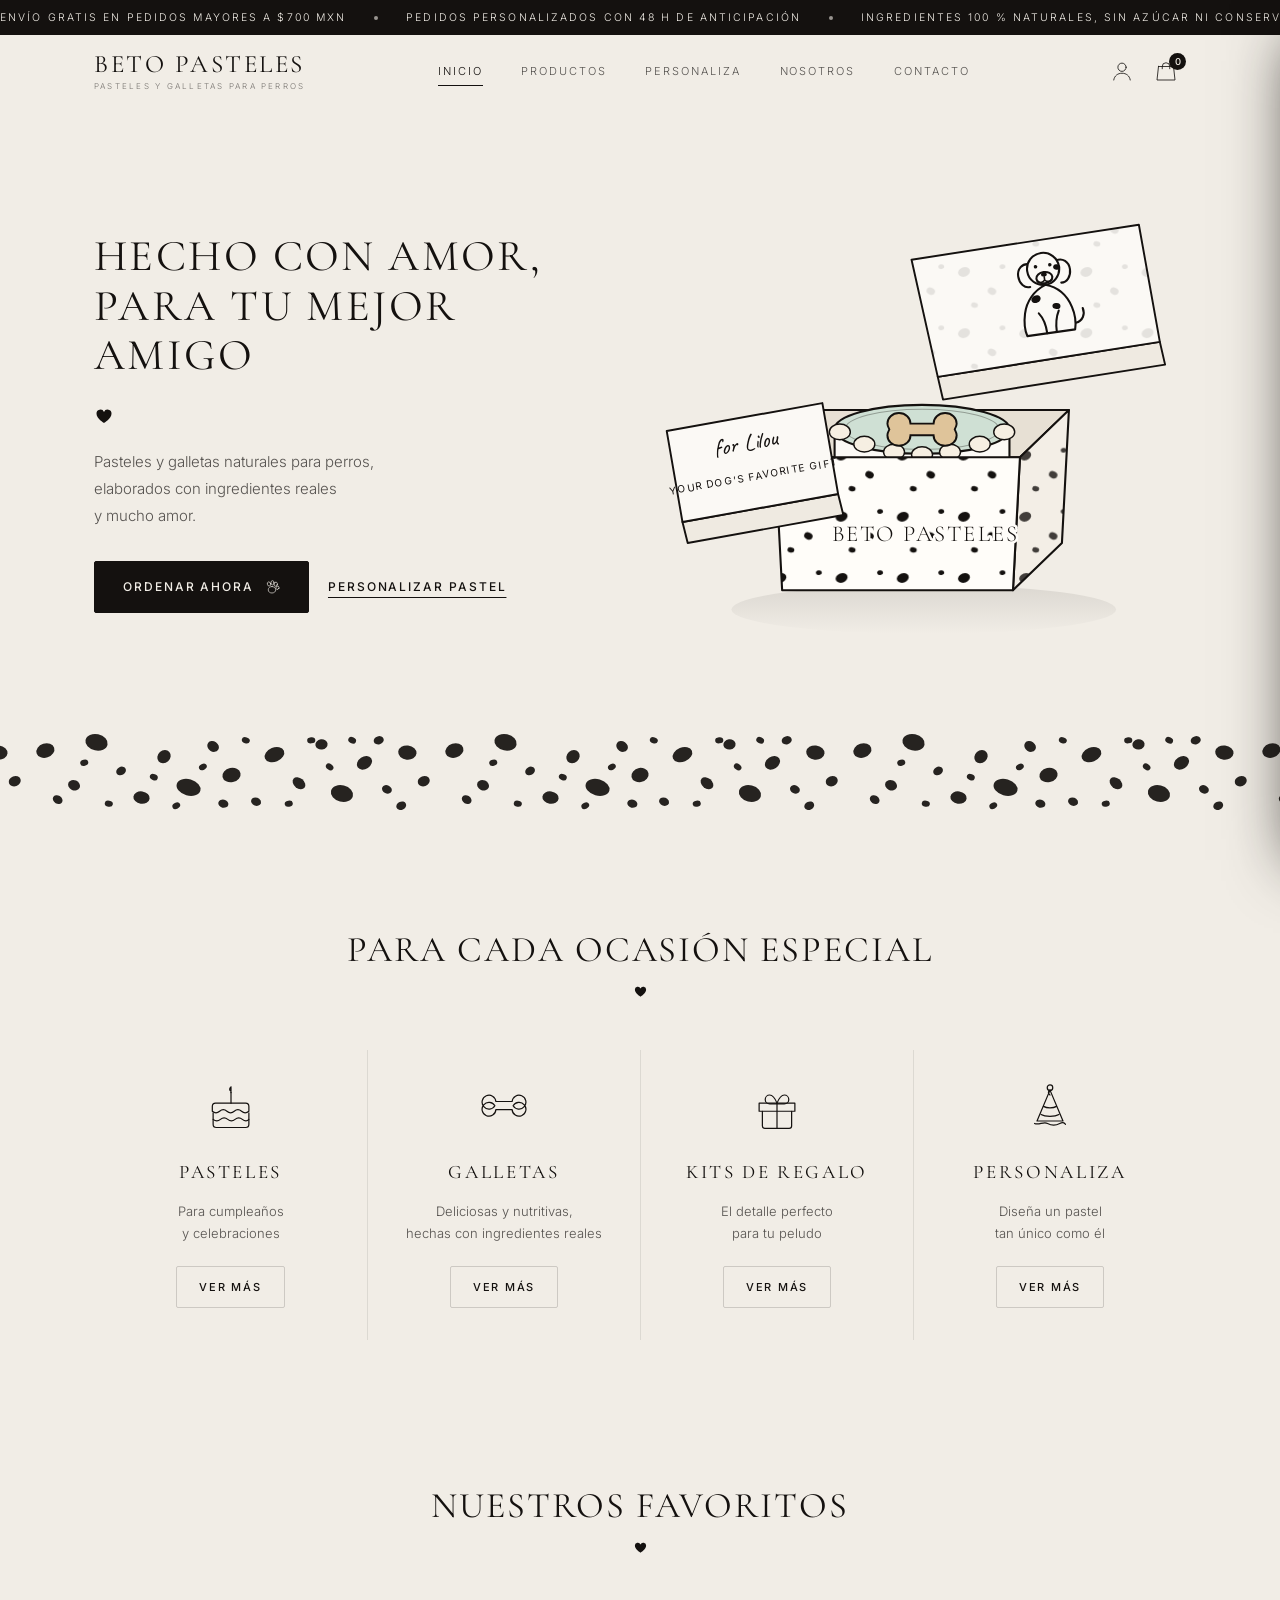
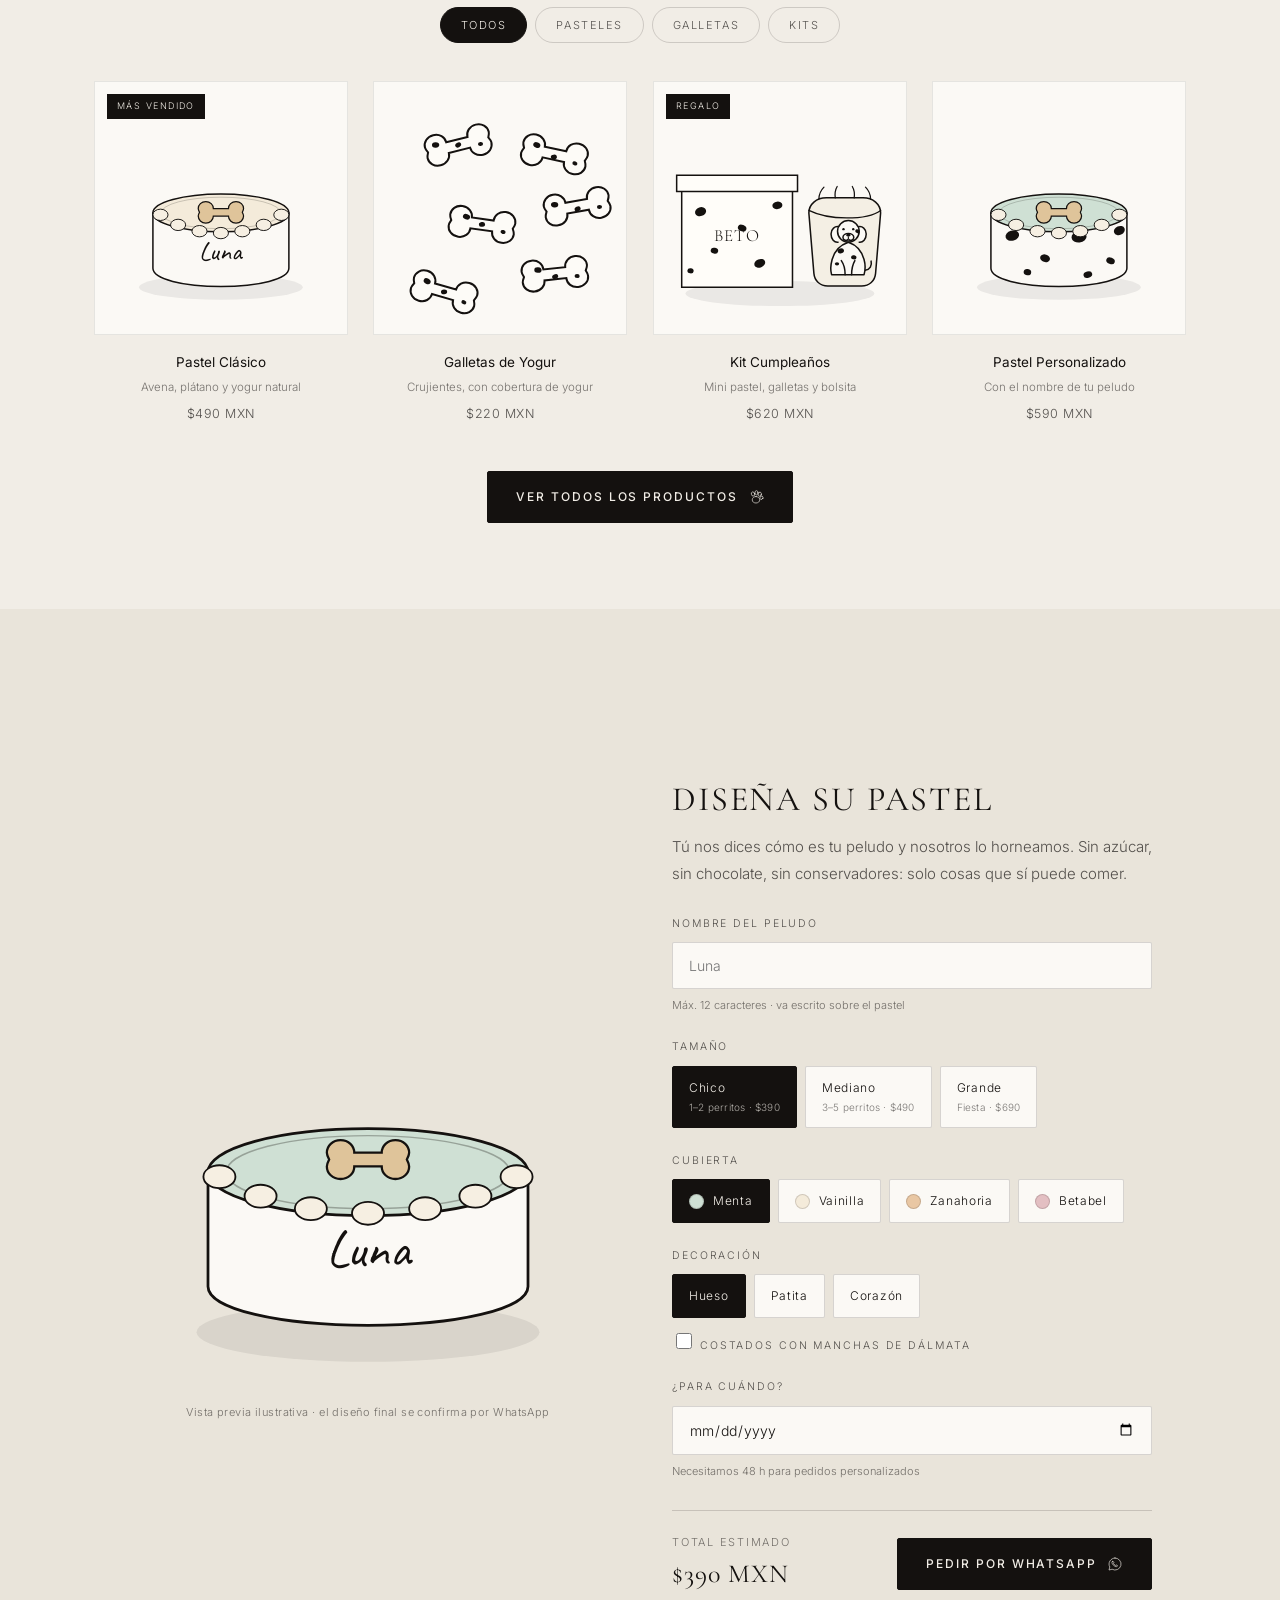
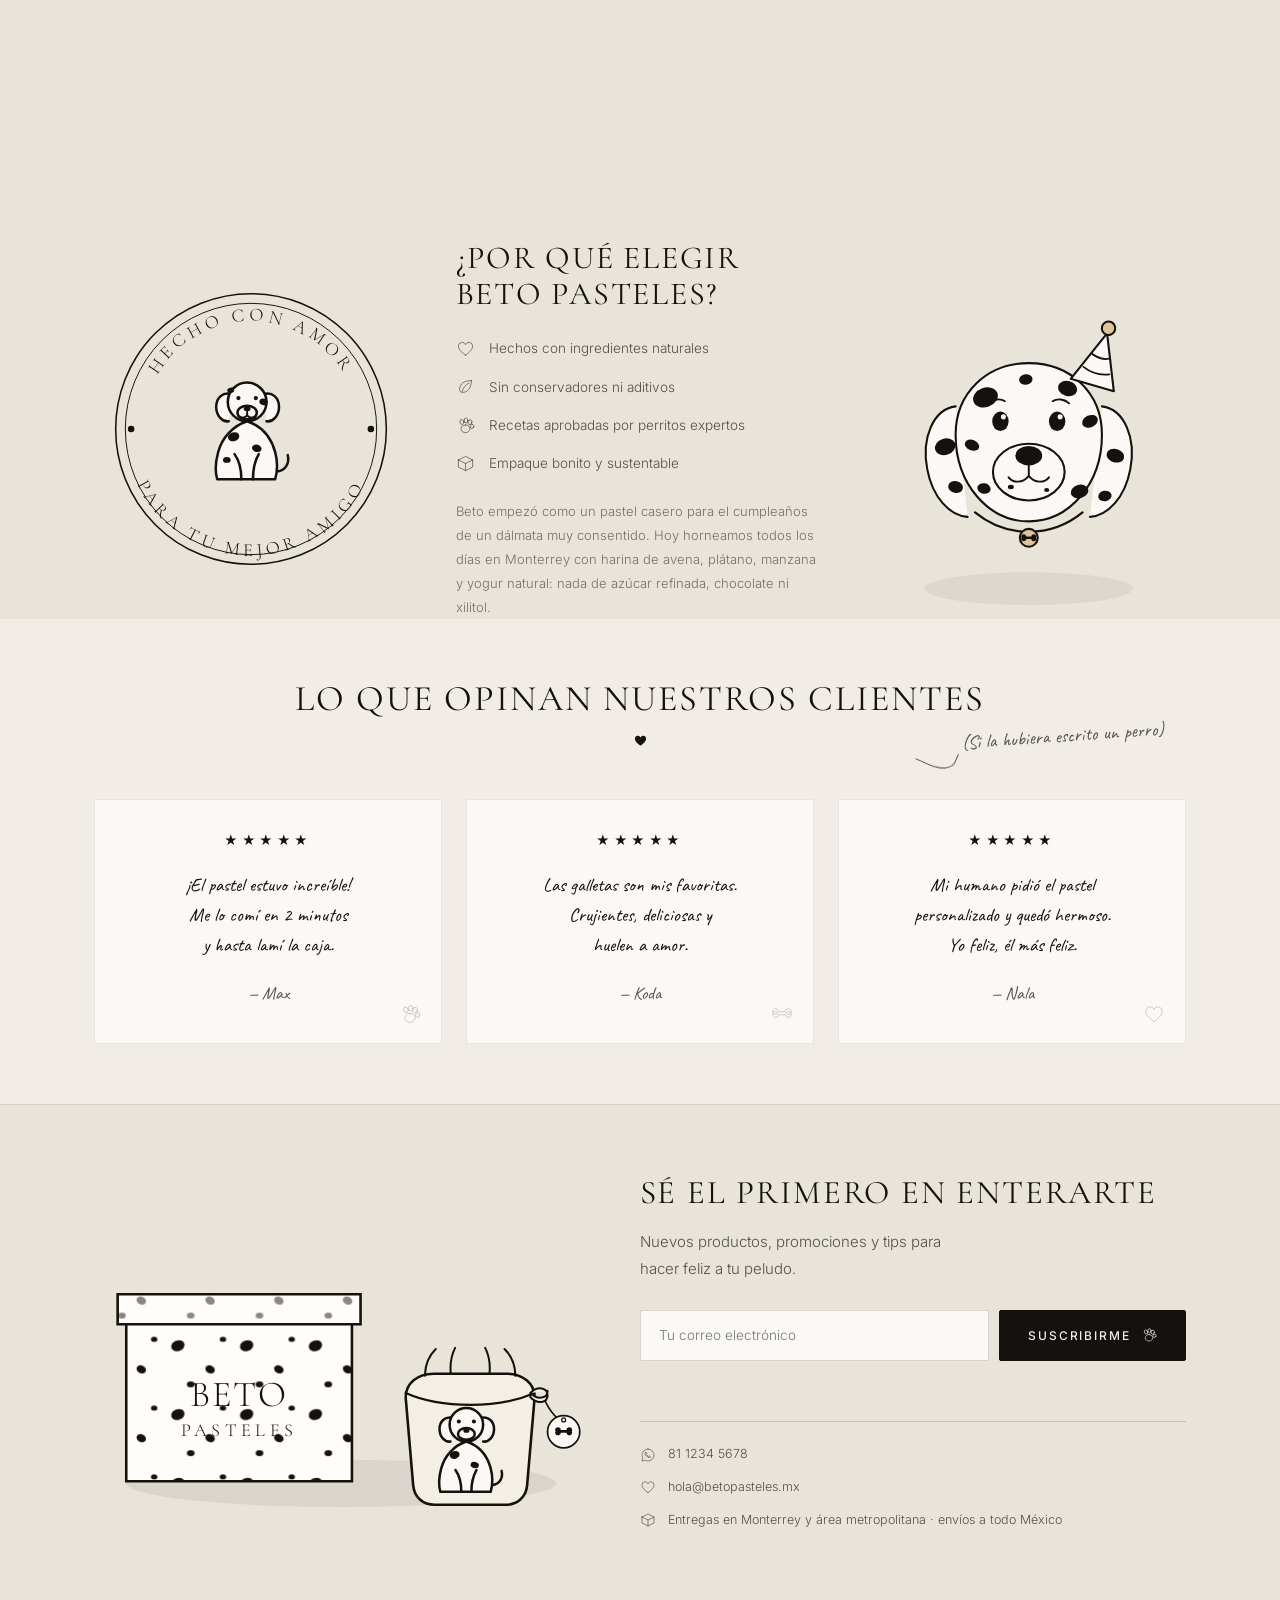
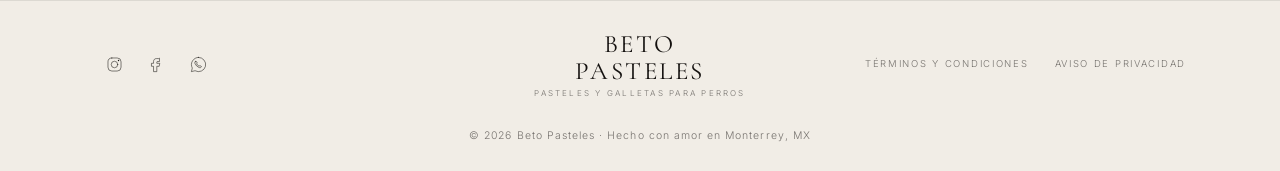
<file: beto-pasteles/index.html>
<!DOCTYPE html>
<html lang="es-MX">
<head>
<meta charset="UTF-8">
<meta name="viewport" content="width=device-width, initial-scale=1">
<title>Beto Pasteles — Pasteles y galletas para perros</title>
<meta name="description" content="Pasteles y galletas naturales para perros, elaborados con ingredientes reales y mucho amor. Personaliza el pastel de tu peludo y celebra su día como se merece.">
<meta name="theme-color" content="#F1EDE6">
<meta property="og:title" content="Beto Pasteles — Pasteles y galletas para perros">
<meta property="og:description" content="Hecho con amor, para tu mejor amigo. Pasteles y galletas naturales para perros.">
<meta property="og:type" content="website">
<link rel="preconnect" href="https://fonts.googleapis.com">
<link rel="preconnect" href="https://fonts.gstatic.com" crossorigin>
<link href="https://fonts.googleapis.com/css2?family=Cormorant+Garamond:wght@300;400;500;600&family=Inter:wght@300;400;500;600&family=Caveat:wght@400;500;600&display=swap" rel="stylesheet">
<link rel="stylesheet" href="styles.css">
<link rel="icon" href="data:image/svg+xml,<svg xmlns='http://www.w3.org/2000/svg' viewBox='0 0 100 100'><rect width='100' height='100' rx='18' fill='%23F1EDE6'/><ellipse cx='34' cy='36' rx='13' ry='10' fill='%2314110F'/><ellipse cx='68' cy='58' rx='16' ry='12' fill='%2314110F'/><ellipse cx='30' cy='72' rx='8' ry='6' fill='%2314110F'/></svg>">
</head>
<body>

<!-- ============ SPRITE DE ICONOS ============ -->
<svg class="sprite" aria-hidden="true" focusable="false" xmlns="http://www.w3.org/2000/svg">
  <defs>
    <symbol id="i-cake" viewBox="0 0 64 64">
      <path d="M32 6v7M32 6c-2.2 1.6-2.2 4 0 5.4" />
      <path d="M14 26h36c2.2 0 4 1.8 4 4v6c-3 2.6-6 2.6-9 0s-6-2.6-9 0-6 2.6-9 0-6-2.6-9 0-6 2.6-9 0v-6c0-2.2 1.8-4 4-4Z"/>
      <path d="M10 38v14c0 2.2 1.8 4 4 4h36c2.2 0 4-1.8 4-4V38"/>
      <path d="M10 46c3 2.6 6 2.6 9 0s6-2.6 9 0 6 2.6 9 0 6-2.6 9 0 6 2.6 8 0"/>
      <path d="M32 13v13"/>
    </symbol>
    <symbol id="i-bone" viewBox="0 0 64 64">
      <path d="M22 24a8.5 8.5 0 1 0-1.2 5.2A8.5 8.5 0 1 0 22 34h20a8.5 8.5 0 1 0 1.2-4.8A8.5 8.5 0 1 0 42 24Z"/>
    </symbol>
    <symbol id="i-gift" viewBox="0 0 64 64">
      <path d="M10 26h44v10H10z"/>
      <path d="M14 36v18c0 1.6 1.4 3 3 3h30c1.6 0 3-1.4 3-3V36"/>
      <path d="M32 26v31"/>
      <path d="M32 26s-4-10-9-10a5.5 5.5 0 0 0 0 11h9Zm0 0s4-10 9-10a5.5 5.5 0 0 1 0 11h-9Z"/>
    </symbol>
    <symbol id="i-hat" viewBox="0 0 64 64">
      <path d="M32 10 48 48H16L32 10Z"/>
      <path d="M32 10c-2.6 1.4-2.6 4.6 0 6"/>
      <circle cx="32" cy="7" r="3.4"/>
      <path d="M24 30c4 2.6 12 2.6 16 0M21 40c5 3 17 3 22 0"/>
      <path d="M13 51c5 2.6 11-2.6 16 0s10 2.6 15 0 6 0 7 1"/>
    </symbol>
    <symbol id="i-paw" viewBox="0 0 64 64">
      <ellipse cx="20" cy="20" rx="6.5" ry="8.5" transform="rotate(-18 20 20)"/>
      <ellipse cx="34" cy="15" rx="6" ry="8.5"/>
      <ellipse cx="47" cy="21" rx="6.5" ry="8.5" transform="rotate(18 47 21)"/>
      <ellipse cx="54" cy="35" rx="6" ry="7" transform="rotate(28 54 35)"/>
      <path d="M32 30c8 0 15 6.5 15 13.5S40 56 32 56s-15-4.5-15-12.5S24 30 32 30Z"/>
    </symbol>
    <symbol id="i-heart" viewBox="0 0 64 64">
      <path d="M32 54S8 40 8 24.5A12.5 12.5 0 0 1 32 19a12.5 12.5 0 0 1 24 5.5C56 40 32 54 32 54Z"/>
    </symbol>
    <symbol id="i-leaf" viewBox="0 0 64 64">
      <path d="M52 12C26 12 12 24 12 42c0 6 4 10 10 10 18 0 30-16 30-40Z"/>
      <path d="M44 20C32 26 24 36 20 50"/>
    </symbol>
    <symbol id="i-box" viewBox="0 0 64 64">
      <path d="M8 20 32 8l24 12-24 12L8 20Z"/>
      <path d="M8 20v24l24 12 24-12V20"/>
      <path d="M32 32v24"/>
    </symbol>
    <symbol id="i-user" viewBox="0 0 64 64">
      <circle cx="32" cy="22" r="11"/>
      <path d="M10 56c2-12 11-18 22-18s20 6 22 18"/>
    </symbol>
    <symbol id="i-bag" viewBox="0 0 64 64">
      <path d="M12 20h40l4 36H8l4-36Z"/>
      <path d="M22 26v-6a10 10 0 0 1 20 0v6"/>
    </symbol>
    <symbol id="i-ig" viewBox="0 0 64 64">
      <rect x="10" y="10" width="44" height="44" rx="13"/>
      <circle cx="32" cy="32" r="11"/>
      <circle cx="45.5" cy="18.5" r="2.4" fill="currentColor" stroke="none"/>
    </symbol>
    <symbol id="i-fb" viewBox="0 0 64 64">
      <path d="M38 12h-6c-6 0-10 4-10 10v6h-7v10h7v18h11V38h8l2-10h-10v-4c0-2 1-2 3-2h6V12Z"/>
    </symbol>
    <symbol id="i-wa" viewBox="0 0 64 64">
      <path d="M32 8a24 24 0 0 0-20.8 35.9L8 56l12.4-3.1A24 24 0 1 0 32 8Z"/>
      <path d="M23 22c1.5-1 3 .5 3.6 2l1.2 3-2 2.5c1.6 3.6 4.6 6.6 8.2 8.2l2.5-2 3 1.2c1.5.6 3 2.1 2 3.6-1.6 2.4-5.4 2.7-8.6 1.3a26 26 0 0 1-12.4-12.4c-1.4-3.2-1.1-6.9 1.3-8.5Z"/>
    </symbol>
    <symbol id="i-menu" viewBox="0 0 64 64"><path d="M10 20h44M10 32h44M10 44h44"/></symbol>
    <symbol id="i-close" viewBox="0 0 64 64"><path d="M16 16l32 32M48 16 16 48"/></symbol>
    <symbol id="i-arrow" viewBox="0 0 64 64"><path d="M12 32h40M38 18l14 14-14 14"/></symbol>
  </defs>
</svg>

<a class="skip" href="#main">Saltar al contenido</a>

<!-- ============ ANUNCIO ============ -->
<div class="ticker" role="status">
  <div class="ticker__track">
    <span>Envío gratis en pedidos mayores a $700 MXN</span><span class="ticker__dot"></span>
    <span>Pedidos personalizados con 48 h de anticipación</span><span class="ticker__dot"></span>
    <span>Ingredientes 100 % naturales, sin azúcar ni conservadores</span><span class="ticker__dot"></span>
    <span>Envío gratis en pedidos mayores a $700 MXN</span><span class="ticker__dot"></span>
    <span>Pedidos personalizados con 48 h de anticipación</span><span class="ticker__dot"></span>
    <span>Ingredientes 100 % naturales, sin azúcar ni conservadores</span><span class="ticker__dot"></span>
  </div>
</div>

<!-- ============ HEADER ============ -->
<header class="header" id="header">
  <div class="header__inner">
    <button class="iconbtn header__burger" id="burger" aria-label="Abrir menú" aria-expanded="false" aria-controls="nav">
      <svg class="ico"><use href="#i-menu"/></svg>
    </button>

    <a class="brand" href="#inicio" aria-label="Beto Pasteles, inicio">
      <span class="brand__name">Beto Pasteles</span>
      <span class="brand__tag">Pasteles y galletas para perros</span>
    </a>

    <nav class="nav" id="nav" aria-label="Navegación principal">
      <a href="#inicio">Inicio</a>
      <a href="#productos">Productos</a>
      <a href="#personaliza">Personaliza</a>
      <a href="#nosotros">Nosotros</a>
      <a href="#contacto">Contacto</a>
    </nav>

    <div class="header__actions">
      <button class="iconbtn" id="account" aria-label="Mi cuenta">
        <svg class="ico"><use href="#i-user"/></svg>
      </button>
      <button class="iconbtn iconbtn--cart" id="cartBtn" aria-label="Abrir carrito">
        <svg class="ico"><use href="#i-bag"/></svg>
        <span class="badge" id="cartCount" hidden>0</span>
      </button>
    </div>
  </div>
</header>

<main id="main">

<!-- ============ HERO ============ -->
<section class="hero" id="inicio">
  <div class="hero__inner">
    <div class="hero__copy reveal">
      <h1 class="display">Hecho con amor,<br>para tu mejor amigo</h1>
      <svg class="hero__heart ico"><use href="#i-heart"/></svg>
      <p class="lead">
        Pasteles y galletas naturales para perros,<br>
        elaborados con ingredientes reales<br>
        y mucho amor.
      </p>
      <div class="hero__cta">
        <a class="btn btn--dark" href="#productos">Ordenar ahora <svg class="ico ico--sm"><use href="#i-paw"/></svg></a>
        <a class="btn btn--ghost" href="#personaliza">Personalizar pastel</a>
      </div>
    </div>

    <div class="hero__art reveal">
      <!-- Caja de regalo abierta con pastel -->
      <svg viewBox="0 0 620 520" role="img" aria-label="Caja de regalo Beto Pasteles abierta con un pastel de perro adentro">
        <defs>
          <linearGradient id="gShadow" x1="0" y1="0" x2="0" y2="1">
            <stop offset="0" stop-color="#14110F" stop-opacity=".10"/>
            <stop offset="1" stop-color="#14110F" stop-opacity="0"/>
          </linearGradient>
          <pattern id="pSpots" width="70" height="70" patternUnits="userSpaceOnUse">
            <ellipse cx="16" cy="18" rx="7" ry="5.4" fill="#14110F" transform="rotate(-20 16 18)"/>
            <ellipse cx="48" cy="40" rx="5" ry="4" fill="#14110F" transform="rotate(25 48 40)"/>
            <ellipse cx="28" cy="56" rx="4" ry="3" fill="#14110F" transform="rotate(10 28 56)"/>
            <ellipse cx="60" cy="12" rx="3.4" ry="2.6" fill="#14110F" transform="rotate(-8 60 12)"/>
          </pattern>
        </defs>

        <ellipse cx="320" cy="474" rx="220" ry="28" fill="url(#gShadow)"/>

        <!-- Tapa recargada atrás, con el dálmata dibujado -->
        <g class="art-lid" stroke-linejoin="round">
          <path d="M336 208 L590 168 L596 194 L342 234 Z" fill="#EFEAE1" stroke="#14110F" stroke-width="2.2"/>
          <path d="M306 74 L566 34 L590 168 L336 208 Z" fill="#FBF9F5" stroke="#14110F" stroke-width="2.2"/>
          <path d="M306 74 L566 34 L590 168 L336 208 Z" fill="url(#pSpots)" opacity=".1"/>
          <g transform="translate(392 62) rotate(-8) scale(.92)" fill="none" stroke="#14110F" stroke-width="2.6" stroke-linecap="round">
            <path d="M97 106c9-1 13-9 11-17"/>
            <path d="M66 54c-15 5-26 17-30 32-3 11-3 21-1 28h60c2-7 3-17 0-28-4-15-14-27-29-32Z" fill="#FBF9F5"/>
            <path d="M53 88c5 7 7 16 7 26M78 88c-4 7-6 16-6 26"/>
            <path d="M50 26c-9-3-16 4-16 13s6 16 13 15" fill="#FBF9F5"/>
            <path d="M83 26c9-3 16 4 16 13s-6 16-13 15" fill="#FBF9F5"/>
            <circle cx="66" cy="34" r="20" fill="#FBF9F5"/>
            <ellipse cx="66" cy="45" rx="10" ry="7" fill="#FBF9F5"/>
            <ellipse cx="66" cy="41" rx="3.6" ry="2.6" fill="#14110F" stroke="none"/>
            <path d="M66 44v4M66 48c-3 3-7 3-9 1M66 48c3 3 7 3 9 1" stroke-width="2"/>
            <circle cx="57" cy="30" r="2.2" fill="#14110F" stroke="none"/>
            <circle cx="75" cy="30" r="2.2" fill="#14110F" stroke="none"/>
            <ellipse cx="52" cy="70" rx="6" ry="4.6" fill="#14110F" stroke="none" transform="rotate(-16 52 70)"/>
            <ellipse cx="76" cy="82" rx="5" ry="3.8" fill="#14110F" stroke="none" transform="rotate(14 76 82)"/>
            <ellipse cx="83" cy="34" rx="4.4" ry="3.4" fill="#14110F" stroke="none" transform="rotate(20 83 34)"/>
          </g>
        </g>

        <!-- Interior de la caja -->
        <path d="M206 246 L486 246 L430 300 L150 300 Z" fill="#E7E0D4" stroke="#14110F" stroke-width="2.2" stroke-linejoin="round"/>

        <!-- Pastel dentro de la caja -->
        <g class="art-cake">
          <path d="M218 268v104c0 17 45 29 100 29s100-12 100-29V268Z" fill="#FBF9F5" stroke="#14110F" stroke-width="2.4"/>
          <ellipse cx="318" cy="268" rx="100" ry="28" fill="#CFE0D4" stroke="#14110F" stroke-width="2.4"/>
          <ellipse cx="318" cy="268" rx="88" ry="23" fill="none" stroke="#14110F" stroke-width="1.2" opacity=".32"/>
          <!-- borde de merengue -->
          <g fill="#F6EFE2" stroke="#14110F" stroke-width="1.6">
            <ellipse cx="224" cy="271" rx="12" ry="9"/><ellipse cx="252" cy="285" rx="12" ry="9"/>
            <ellipse cx="286" cy="294" rx="12" ry="9"/><ellipse cx="318" cy="297" rx="12" ry="9"/>
            <ellipse cx="350" cy="294" rx="12" ry="9"/><ellipse cx="384" cy="285" rx="12" ry="9"/>
            <ellipse cx="412" cy="271" rx="12" ry="9"/>
          </g>
          <!-- hueso -->
          <g transform="translate(263 245) scale(1.1)" fill="#DFC49A" stroke="#14110F" stroke-width="2">
            <path d="M26 4c7 0 12 5 12 11h24c0-6 5-11 12-11s12 5 12 11c0 2-1 4-2 6 1 2 2 4 2 6 0 6-5 11-12 11s-12-5-12-11H38c0 6-5 11-12 11s-12-5-12-11c0-2 1-4 2-6-1-2-2-4-2-6 0-6 5-11 12-11Z"/>
          </g>
        </g>

        <!-- Costado derecho de la caja -->
        <path d="M430 300 L486 246 L478 398 L422 452 Z" fill="#F3EEE6" stroke="#14110F" stroke-width="2.4" stroke-linejoin="round"/>
        <path d="M430 300 L486 246 L478 398 L422 452 Z" fill="url(#pSpots)" opacity=".8"/>

        <!-- Frente de la caja -->
        <path d="M150 300 L430 300 L422 452 L158 452 Z" fill="#FFFDF9" stroke="#14110F" stroke-width="2.4" stroke-linejoin="round"/>
        <path d="M150 300 L430 300 L422 452 L158 452 Z" fill="url(#pSpots)"/>
        <text class="serif" x="322" y="396" text-anchor="middle" font-size="26" fill="#14110F"
              stroke="#FFFDF9" stroke-width="6" paint-order="stroke" letter-spacing="2.5">BETO PASTELES</text>

        <!-- Tapa recargada al frente -->
        <g class="art-lid2" stroke-linejoin="round">
          <path d="M44 374 L222 342 L228 366 L50 398 Z" fill="#EFEAE1" stroke="#14110F" stroke-width="2.2"/>
          <path d="M26 270 L204 238 L222 342 L44 374 Z" fill="#FBF9F5" stroke="#14110F" stroke-width="2.2"/>
          <text class="script" x="118" y="292" text-anchor="middle" transform="rotate(-10 118 292)" font-size="27" fill="#14110F">for Lilou</text>
          <text class="tiny" x="126" y="326" text-anchor="middle" transform="rotate(-10 126 326)" font-size="11.5" fill="#14110F" letter-spacing="1.5">YOUR DOG’S FAVORITE GIFT</text>
        </g>
      </svg>
    </div>
  </div>
</section>

<div class="spots" aria-hidden="true"></div>

<!-- ============ CATEGORÍAS ============ -->
<section class="section section--tight" id="categorias">
  <header class="sechead reveal">
    <h2 class="display">Para cada ocasión especial</h2>
    <svg class="sechead__heart ico"><use href="#i-heart"/></svg>
  </header>

  <div class="cats">
    <article class="cat reveal">
      <svg class="cat__ico ico"><use href="#i-cake"/></svg>
      <h3>Pasteles</h3>
      <p>Para cumpleaños<br>y celebraciones</p>
      <a class="btn btn--outline btn--sm" href="#productos" data-filter="pastel">Ver más</a>
    </article>
    <article class="cat reveal">
      <svg class="cat__ico ico"><use href="#i-bone"/></svg>
      <h3>Galletas</h3>
      <p>Deliciosas y nutritivas,<br>hechas con ingredientes reales</p>
      <a class="btn btn--outline btn--sm" href="#productos" data-filter="galleta">Ver más</a>
    </article>
    <article class="cat reveal">
      <svg class="cat__ico ico"><use href="#i-gift"/></svg>
      <h3>Kits de regalo</h3>
      <p>El detalle perfecto<br>para tu peludo</p>
      <a class="btn btn--outline btn--sm" href="#productos" data-filter="kit">Ver más</a>
    </article>
    <article class="cat reveal">
      <svg class="cat__ico ico"><use href="#i-hat"/></svg>
      <h3>Personaliza</h3>
      <p>Diseña un pastel<br>tan único como él</p>
      <a class="btn btn--outline btn--sm" href="#personaliza">Ver más</a>
    </article>
  </div>
</section>

<!-- ============ PRODUCTOS ============ -->
<section class="section" id="productos">
  <header class="sechead reveal">
    <h2 class="display">Nuestros favoritos</h2>
    <svg class="sechead__heart ico"><use href="#i-heart"/></svg>
  </header>

  <div class="filters reveal" role="tablist" aria-label="Filtrar productos">
    <button class="chip is-active" role="tab" aria-selected="true" data-filter="todos">Todos</button>
    <button class="chip" role="tab" aria-selected="false" data-filter="pastel">Pasteles</button>
    <button class="chip" role="tab" aria-selected="false" data-filter="galleta">Galletas</button>
    <button class="chip" role="tab" aria-selected="false" data-filter="kit">Kits</button>
  </div>

  <div class="grid" id="grid"><!-- inyectado por script.js --></div>

  <p class="grid__empty" id="gridEmpty" hidden>No hay productos en esta categoría todavía.</p>

  <div class="section__cta">
    <button class="btn btn--dark" id="showAll">Ver todos los productos <svg class="ico ico--sm"><use href="#i-paw"/></svg></button>
  </div>
</section>

<!-- ============ PERSONALIZA ============ -->
<section class="section band" id="personaliza">
  <div class="custom">
    <div class="custom__preview reveal">
      <svg viewBox="0 0 420 380" role="img" aria-label="Vista previa del pastel personalizado">
        <ellipse cx="210" cy="330" rx="150" ry="26" fill="#14110F" opacity=".07"/>
        <!-- cuerpo -->
        <path id="cakeBody" d="M70 190v100c0 20 63 34 140 34s140-14 140-34V190Z" fill="#FBF9F5" stroke="#14110F" stroke-width="2.4"/>
        <g id="cakeBodySpots" class="is-hidden">
          <ellipse cx="112" cy="232" rx="12" ry="9" fill="#14110F" transform="rotate(-16 112 232)"/>
          <ellipse cx="168" cy="268" rx="9" ry="7" fill="#14110F" transform="rotate(18 168 268)"/>
          <ellipse cx="228" cy="234" rx="13" ry="9" fill="#14110F" transform="rotate(-6 228 234)"/>
          <ellipse cx="286" cy="272" rx="8" ry="6" fill="#14110F" transform="rotate(22 286 272)"/>
          <ellipse cx="316" cy="228" rx="10" ry="8" fill="#14110F" transform="rotate(-24 316 228)"/>
          <ellipse cx="140" cy="296" rx="7" ry="5" fill="#14110F" transform="rotate(8 140 296)"/>
          <ellipse cx="246" cy="300" rx="8" ry="6" fill="#14110F" transform="rotate(-14 246 300)"/>
        </g>
        <!-- cubierta -->
        <ellipse id="cakeTop" cx="210" cy="190" rx="140" ry="38" fill="#CFE0D4" stroke="#14110F" stroke-width="2.4"/>
        <ellipse cx="210" cy="190" rx="124" ry="32" fill="none" stroke="#14110F" stroke-width="1.2" opacity=".3"/>
        <!-- merengue -->
        <g fill="#F6EFE2" stroke="#14110F" stroke-width="1.6">
          <ellipse cx="80" cy="194" rx="14" ry="10"/><ellipse cx="116" cy="211" rx="14" ry="10"/>
          <ellipse cx="160" cy="222" rx="14" ry="10"/><ellipse cx="210" cy="226" rx="14" ry="10"/>
          <ellipse cx="260" cy="222" rx="14" ry="10"/><ellipse cx="304" cy="211" rx="14" ry="10"/>
          <ellipse cx="340" cy="194" rx="14" ry="10"/>
        </g>
        <!-- topping -->
        <g id="topBone" transform="translate(160 158)" fill="#DFC49A" stroke="#14110F" stroke-width="2">
          <path d="M26 4c7 0 12 5 12 11h24c0-6 5-11 12-11s12 5 12 11c0 2-1 4-2 6 1 2 2 4 2 6 0 6-5 11-12 11s-12-5-12-11H38c0 6-5 11-12 11s-12-5-12-11c0-2 1-4 2-6-1-2-2-4-2-6 0-6 5-11 12-11Z"/>
        </g>
        <g id="topPaw" class="is-hidden" transform="translate(178 142) scale(0.9)" fill="#DFC49A" stroke="#14110F" stroke-width="2">
          <ellipse cx="10" cy="14" rx="6" ry="8" transform="rotate(-18 10 14)"/>
          <ellipse cx="28" cy="8" rx="6" ry="8"/>
          <ellipse cx="46" cy="14" rx="6" ry="8" transform="rotate(18 46 14)"/>
          <ellipse cx="56" cy="30" rx="5.4" ry="6.6" transform="rotate(28 56 30)"/>
          <path d="M28 26c9 0 16 6 16 12s-7 10-16 10-16-4-16-10 7-12 16-12Z"/>
        </g>
        <g id="topHeart" class="is-hidden" transform="translate(186 146) scale(0.62)" fill="#DFC49A" stroke="#14110F" stroke-width="3">
          <path d="M40 66S6 46 6 26A12 12 0 0 1 40 16 12 12 0 0 1 74 26c0 20-34 40-34 40Z"/>
        </g>
        <!-- nombre -->
        <text id="cakeName" class="script" x="210" y="272" text-anchor="middle" font-size="46" fill="#14110F">Luna</text>
      </svg>
      <p class="custom__note">Vista previa ilustrativa · el diseño final se confirma por WhatsApp</p>
    </div>

    <form class="custom__form reveal" id="customForm" novalidate>
      <h2 class="display">Diseña su pastel</h2>
      <p class="lead">Tú nos dices cómo es tu peludo y nosotros lo horneamos. Sin azúcar, sin chocolate, sin conservadores: solo cosas que sí puede comer.</p>

      <div class="field">
        <label for="petName">Nombre del peludo</label>
        <input id="petName" name="petName" type="text" maxlength="12" placeholder="Luna" autocomplete="off">
        <span class="hint">Máx. 12 caracteres · va escrito sobre el pastel</span>
      </div>

      <div class="field">
        <span class="label">Tamaño</span>
        <div class="opts" role="radiogroup" aria-label="Tamaño">
          <label class="opt"><input type="radio" name="size" value="Chico (1-2 perritos) · $390" checked data-price="390"><span>Chico<small>1–2 perritos · $390</small></span></label>
          <label class="opt"><input type="radio" name="size" value="Mediano (3-5 perritos) · $490" data-price="490"><span>Mediano<small>3–5 perritos · $490</small></span></label>
          <label class="opt"><input type="radio" name="size" value="Grande (fiesta) · $690" data-price="690"><span>Grande<small>Fiesta · $690</small></span></label>
        </div>
      </div>

      <div class="field">
        <span class="label">Cubierta</span>
        <div class="opts opts--swatch" role="radiogroup" aria-label="Cubierta">
          <label class="opt opt--sw"><input type="radio" name="frosting" value="Menta" checked data-color="#CFE0D4"><span style="--sw:#CFE0D4">Menta</span></label>
          <label class="opt opt--sw"><input type="radio" name="frosting" value="Vainilla" data-color="#F4EBDA"><span style="--sw:#F4EBDA">Vainilla</span></label>
          <label class="opt opt--sw"><input type="radio" name="frosting" value="Zanahoria" data-color="#E9C7A3"><span style="--sw:#E9C7A3">Zanahoria</span></label>
          <label class="opt opt--sw"><input type="radio" name="frosting" value="Betabel" data-color="#E3BFC2"><span style="--sw:#E3BFC2">Betabel</span></label>
        </div>
      </div>

      <div class="field">
        <span class="label">Decoración</span>
        <div class="opts" role="radiogroup" aria-label="Decoración">
          <label class="opt"><input type="radio" name="topping" value="Hueso" checked data-top="bone"><span>Hueso</span></label>
          <label class="opt"><input type="radio" name="topping" value="Patita" data-top="paw"><span>Patita</span></label>
          <label class="opt"><input type="radio" name="topping" value="Corazón" data-top="heart"><span>Corazón</span></label>
        </div>
        <label class="check"><input type="checkbox" id="spotted" name="spotted"> <span>Costados con manchas de dálmata</span></label>
      </div>

      <div class="field">
        <label for="petDate">¿Para cuándo?</label>
        <input id="petDate" name="date" type="date">
        <span class="hint">Necesitamos 48 h para pedidos personalizados</span>
      </div>

      <div class="custom__foot">
        <p class="price">Total estimado <strong id="customPrice">$390 MXN</strong></p>
        <button class="btn btn--dark" type="submit">Pedir por WhatsApp <svg class="ico ico--sm"><use href="#i-wa"/></svg></button>
      </div>
    </form>
  </div>
</section>

<!-- ============ NOSOTROS / POR QUÉ ============ -->
<section class="section why" id="nosotros">
  <div class="why__inner">
    <div class="why__stamp reveal" aria-hidden="true">
      <svg viewBox="0 0 300 300">
        <defs>
          <path id="arcTop" d="M150 150 m-112 0 a112 112 0 0 1 224 0" fill="none"/>
          <path id="arcBottom" d="M150 150 m-131 0 a131 131 0 0 0 262 0" fill="none"/>
        </defs>
        <circle cx="150" cy="150" r="140" fill="none" stroke="#14110F" stroke-width="1.6"/>
        <circle cx="150" cy="150" r="130" fill="none" stroke="#14110F" stroke-width="1"/>
        <text class="serif" font-size="19" letter-spacing="4.4" fill="#14110F">
          <textPath href="#arcTop" startOffset="50%" text-anchor="middle">HECHO CON AMOR</textPath>
        </text>
        <text class="serif" font-size="19" letter-spacing="4.4" fill="#14110F">
          <textPath href="#arcBottom" startOffset="50%" text-anchor="middle">PARA TU MEJOR AMIGO</textPath>
        </text>
        <circle cx="26" cy="150" r="3.4" fill="#14110F"/>
        <circle cx="274" cy="150" r="3.4" fill="#14110F"/>
        <!-- dálmata sentado -->
        <g transform="translate(80 88)" fill="none" stroke="#14110F" stroke-width="2.6" stroke-linecap="round" stroke-linejoin="round">
          <!-- cola -->
          <path d="M97 106c9-1 13-9 11-17"/>
          <!-- cuerpo sentado -->
          <path d="M66 54c-15 5-26 17-30 32-3 11-3 21-1 28h60c2-7 3-17 0-28-4-15-14-27-29-32Z" fill="#FBF9F5"/>
          <!-- patas -->
          <path d="M53 88c5 7 7 16 7 26M78 88c-4 7-6 16-6 26"/>
          <!-- orejas -->
          <path d="M50 26c-9-3-16 4-16 13s6 16 13 15" fill="#FBF9F5"/>
          <path d="M83 26c9-3 16 4 16 13s-6 16-13 15" fill="#FBF9F5"/>
          <!-- cabeza -->
          <circle cx="66" cy="34" r="20" fill="#FBF9F5"/>
          <ellipse cx="66" cy="45" rx="10" ry="7" fill="#FBF9F5"/>
          <ellipse cx="66" cy="41" rx="3.6" ry="2.6" fill="#14110F" stroke="none"/>
          <path d="M66 44v4M66 48c-3 3-7 3-9 1M66 48c3 3 7 3 9 1" stroke-width="2"/>
          <circle cx="57" cy="30" r="2.2" fill="#14110F" stroke="none"/>
          <circle cx="75" cy="30" r="2.2" fill="#14110F" stroke="none"/>
          <!-- manchas -->
          <ellipse cx="52" cy="70" rx="6" ry="4.6" fill="#14110F" stroke="none" transform="rotate(-16 52 70)"/>
          <ellipse cx="76" cy="82" rx="5" ry="3.8" fill="#14110F" stroke="none" transform="rotate(14 76 82)"/>
          <ellipse cx="45" cy="94" rx="4" ry="3" fill="#14110F" stroke="none"/>
          <ellipse cx="83" cy="34" rx="4.4" ry="3.4" fill="#14110F" stroke="none" transform="rotate(20 83 34)"/>
          <ellipse cx="49" cy="22" rx="3.6" ry="2.8" fill="#14110F" stroke="none" transform="rotate(-12 49 22)"/>
        </g>
      </svg>
    </div>

    <div class="why__copy reveal">
      <h2 class="display">¿Por qué elegir<br>Beto Pasteles?</h2>
      <ul class="why__list">
        <li><svg class="ico"><use href="#i-heart"/></svg> Hechos con ingredientes naturales</li>
        <li><svg class="ico"><use href="#i-leaf"/></svg> Sin conservadores ni aditivos</li>
        <li><svg class="ico"><use href="#i-paw"/></svg> Recetas aprobadas por perritos expertos</li>
        <li><svg class="ico"><use href="#i-box"/></svg> Empaque bonito y sustentable</li>
      </ul>
      <p class="why__text">Beto empezó como un pastel casero para el cumpleaños de un dálmata muy consentido. Hoy horneamos todos los días en Monterrey con harina de avena, plátano, manzana y yogur natural: nada de azúcar refinada, chocolate ni xilitol.</p>
    </div>

    <div class="why__art reveal" aria-hidden="true">
      <svg viewBox="0 0 420 460">
        <g fill="none" stroke="#14110F" stroke-width="2.8" stroke-linecap="round" stroke-linejoin="round">
          <ellipse cx="210" cy="420" rx="140" ry="22" fill="#14110F" opacity=".06" stroke="none"/>

          <!-- orejas (detrás de la cabeza) -->
          <path d="M112 176c-30 4-46 42-38 84 7 38 30 62 54 64" fill="#FBF9F5"/>
          <path d="M308 176c30 4 46 42 38 84-7 38-30 62-54 64" fill="#FBF9F5"/>
          <!-- manchas de las orejas -->
          <g fill="#14110F" stroke="none">
            <ellipse cx="98" cy="230" rx="14" ry="11" transform="rotate(-18 98 230)"/>
            <ellipse cx="112" cy="284" rx="10" ry="8" transform="rotate(12 112 284)"/>
            <ellipse cx="326" cy="242" rx="12" ry="9" transform="rotate(16 326 242)"/>
            <ellipse cx="312" cy="296" rx="9" ry="7" transform="rotate(-10 312 296)"/>
          </g>

          <!-- cabeza -->
          <path d="M210 118c-56 0-98 40-98 96 0 66 44 116 98 116s98-50 98-116c0-56-42-96-98-96Z" fill="#FBF9F5"/>

          <!-- manchas de la cara -->
          <g fill="#14110F" stroke="none">
            <ellipse cx="152" cy="164" rx="17" ry="13" transform="rotate(-20 152 164)"/>
            <ellipse cx="262" cy="152" rx="13" ry="10" transform="rotate(16 262 152)"/>
            <ellipse cx="206" cy="140" rx="9" ry="7" transform="rotate(-6 206 140)"/>
            <ellipse cx="292" cy="196" rx="11" ry="8" transform="rotate(-24 292 196)"/>
            <ellipse cx="134" cy="228" rx="10" ry="7" transform="rotate(22 134 228)"/>
            <ellipse cx="150" cy="286" rx="9" ry="7" transform="rotate(10 150 286)"/>
            <ellipse cx="278" cy="290" rx="12" ry="9" transform="rotate(-16 278 290)"/>
          </g>

          <!-- ojos -->
          <ellipse cx="172" cy="196" rx="11" ry="13" fill="#14110F" stroke="none"/>
          <ellipse cx="248" cy="196" rx="11" ry="13" fill="#14110F" stroke="none"/>
          <circle cx="176" cy="190" r="3.4" fill="#FBF9F5" stroke="none"/>
          <circle cx="252" cy="190" r="3.4" fill="#FBF9F5" stroke="none"/>
          <path d="M156 172c6-6 16-7 22-3M242 169c6-4 16-3 22 3" stroke-width="2.4"/>

          <!-- hocico -->
          <ellipse cx="210" cy="264" rx="48" ry="38" fill="#FBF9F5"/>
          <ellipse cx="210" cy="242" rx="18" ry="13" fill="#14110F" stroke="none"/>
          <path d="M210 255v14M210 269c-8 10-21 10-27 2M210 269c8 10 21 10 27 2" stroke-width="2.6"/>
          <ellipse cx="186" cy="284" rx="4" ry="3" fill="#14110F" stroke="none"/>
          <ellipse cx="234" cy="288" rx="3.4" ry="2.6" fill="#14110F" stroke="none"/>

          <!-- collar -->
          <path d="M138 318c22 18 46 26 72 26s50-8 72-26" stroke-width="3"/>
          <circle cx="210" cy="352" r="12" fill="#DFC49A"/>
          <g transform="translate(196 346) scale(.28)" fill="#14110F" stroke="none">
            <path d="M26 4c7 0 12 5 12 11h24c0-6 5-11 12-11s12 5 12 11c0 2-1 4-2 6 1 2 2 4 2 6 0 6-5 11-12 11s-12-5-12-11H38c0 6-5 11-12 11s-12-5-12-11c0-2 1-4 2-6-1-2-2-4-2-6 0-6 5-11 12-11Z"/>
          </g>

          <!-- gorrito de fiesta -->
          <g transform="rotate(16 300 130)">
            <path d="M300 76 330 148H270Z" fill="#FBF9F5"/>
            <path d="M282 128c12 5 24 5 36 0M288 108c8 3 18 3 24 0" stroke-width="2.4"/>
            <circle cx="300" cy="69" r="9" fill="#DFC49A"/>
          </g>
        </g>
      </svg>
    </div>
  </div>
</section>

<!-- ============ TESTIMONIOS ============ -->
<section class="section section--tight" id="opiniones">
  <header class="sechead reveal">
    <h2 class="display">Lo que opinan nuestros clientes</h2>
    <svg class="sechead__heart ico"><use href="#i-heart"/></svg>
    <p class="sechead__aside">(Si la hubiera escrito un perro)</p>
  </header>

  <div class="quotes">
    <figure class="quote reveal">
      <div class="stars" aria-label="5 de 5 estrellas">★★★★★</div>
      <blockquote>¡El pastel estuvo increíble!<br>Me lo comí en 2 minutos<br>y hasta lamí la caja.</blockquote>
      <figcaption>— Max</figcaption>
      <svg class="quote__ico ico"><use href="#i-paw"/></svg>
    </figure>
    <figure class="quote reveal">
      <div class="stars" aria-label="5 de 5 estrellas">★★★★★</div>
      <blockquote>Las galletas son mis favoritas.<br>Crujientes, deliciosas y<br>huelen a amor.</blockquote>
      <figcaption>— Koda</figcaption>
      <svg class="quote__ico ico"><use href="#i-bone"/></svg>
    </figure>
    <figure class="quote reveal">
      <div class="stars" aria-label="5 de 5 estrellas">★★★★★</div>
      <blockquote>Mi humano pidió el pastel<br>personalizado y quedó hermoso.<br>Yo feliz, él más feliz.</blockquote>
      <figcaption>— Nala</figcaption>
      <svg class="quote__ico ico"><use href="#i-heart"/></svg>
    </figure>
  </div>
</section>

<!-- ============ NEWSLETTER ============ -->
<section class="news band" id="contacto">
  <div class="news__inner">
    <div class="news__art reveal" aria-hidden="true">
      <svg viewBox="0 0 460 300">
        <defs>
          <pattern id="pSpots2" width="64" height="64" patternUnits="userSpaceOnUse">
            <ellipse cx="14" cy="16" rx="6.4" ry="5" fill="#14110F" transform="rotate(-20 14 16)"/>
            <ellipse cx="44" cy="38" rx="4.6" ry="3.6" fill="#14110F" transform="rotate(25 44 38)"/>
            <ellipse cx="26" cy="52" rx="3.6" ry="2.8" fill="#14110F"/>
            <ellipse cx="56" cy="10" rx="3" ry="2.4" fill="#14110F"/>
          </pattern>
        </defs>
        <ellipse cx="230" cy="272" rx="200" ry="22" fill="#14110F" opacity=".07"/>
        <!-- caja -->
        <path d="M30 120h210v150H30z" fill="#FFFDF9" stroke="#14110F" stroke-width="2.4"/>
        <path d="M30 120h210v150H30z" fill="url(#pSpots2)"/>
        <path d="M22 96h226v28H22z" fill="#FFFDF9" stroke="#14110F" stroke-width="2.4"/>
        <path d="M22 96h226v28H22z" fill="url(#pSpots2)" opacity=".5"/>
        <text class="serif" x="135" y="200" text-anchor="middle" font-size="34" fill="#14110F" letter-spacing="2">BETO</text>
        <text class="serif" x="135" y="228" text-anchor="middle" font-size="17" fill="#14110F" letter-spacing="4">PASTELES</text>
        <!-- bolsita de tela con cordón -->
        <g fill="none" stroke="#14110F" stroke-width="2.4" stroke-linecap="round" stroke-linejoin="round">
          <path d="M290 192c0-13 11-22 26-22h68c15 0 26 9 26 22l-7 82c-1 11-9 18-20 18h-66c-11 0-19-7-20-18Z" fill="#F4EFE4"/>
          <!-- pliegues del cuello -->
          <path d="M308 172c0-11 4-19 10-25M332 170c-1-10 1-18 4-24M368 170c1-10-1-18-4-24M392 172c0-11-4-19-10-25" stroke-width="1.9"/>
          <!-- cordón y moño -->
          <path d="M290 188c18 8 38 11 60 11s42-3 60-11" stroke-width="2"/>
          <path d="M406 188c7-7 16-5 16 2s-9 9-16 2Zm0 0c7 7 16 5 16-2" fill="#F4EFE4" stroke-width="1.9"/>
          <path d="M420 196c4 8 8 13 12 16" stroke-width="1.5"/>
          <circle cx="437" cy="224" r="15" fill="#FBF9F5" stroke-width="1.6"/>
          <circle cx="437" cy="213" r="1.8" stroke-width="1.2"/>
          <!-- dálmata -->
          <g transform="translate(295 191) scale(.78)" stroke-width="3">
            <path d="M97 106c9-1 13-9 11-17"/>
            <path d="M66 54c-15 5-26 17-30 32-3 11-3 21-1 28h60c2-7 3-17 0-28-4-15-14-27-29-32Z" fill="#FBF9F5"/>
            <path d="M53 88c5 7 7 16 7 26M78 88c-4 7-6 16-6 26"/>
            <path d="M50 26c-9-3-16 4-16 13s6 16 13 15" fill="#FBF9F5"/>
            <path d="M83 26c9-3 16 4 16 13s-6 16-13 15" fill="#FBF9F5"/>
            <circle cx="66" cy="34" r="20" fill="#FBF9F5"/>
            <ellipse cx="66" cy="45" rx="10" ry="7" fill="#FBF9F5"/>
            <ellipse cx="66" cy="41" rx="3.6" ry="2.6" fill="#14110F" stroke="none"/>
            <circle cx="57" cy="30" r="2.4" fill="#14110F" stroke="none"/>
            <circle cx="75" cy="30" r="2.4" fill="#14110F" stroke="none"/>
            <ellipse cx="52" cy="70" rx="6" ry="4.6" fill="#14110F" stroke="none" transform="rotate(-16 52 70)"/>
            <ellipse cx="76" cy="82" rx="5" ry="3.8" fill="#14110F" stroke="none" transform="rotate(14 76 82)"/>
          </g>
        </g>
        <g transform="translate(426 219) scale(.22)" fill="#14110F">
          <path d="M26 4c7 0 12 5 12 11h24c0-6 5-11 12-11s12 5 12 11c0 2-1 4-2 6 1 2 2 4 2 6 0 6-5 11-12 11s-12-5-12-11H38c0 6-5 11-12 11s-12-5-12-11c0-2 1-4 2-6-1-2-2-4-2-6 0-6 5-11 12-11Z"/>
        </g>
      </svg>
    </div>

    <div class="news__copy reveal">
      <h2 class="display">Sé el primero en enterarte</h2>
      <p class="lead">Nuevos productos, promociones y tips para<br>hacer feliz a tu peludo.</p>
      <form class="news__form" id="newsForm" novalidate>
        <label class="sr" for="email">Tu correo electrónico</label>
        <input id="email" name="email" type="email" placeholder="Tu correo electrónico" autocomplete="email" required>
        <button class="btn btn--dark" type="submit">Suscribirme <svg class="ico ico--sm"><use href="#i-paw"/></svg></button>
      </form>
      <p class="formmsg" id="newsMsg" role="status" aria-live="polite"></p>

      <ul class="contactlist">
        <li><svg class="ico ico--sm"><use href="#i-wa"/></svg> <a href="https://wa.me/528112345678">81 1234 5678</a></li>
        <li><svg class="ico ico--sm"><use href="#i-heart"/></svg> <a href="mailto:hola@betopasteles.mx">hola@betopasteles.mx</a></li>
        <li><svg class="ico ico--sm"><use href="#i-box"/></svg> Entregas en Monterrey y área metropolitana · envíos a todo México</li>
      </ul>
    </div>
  </div>
</section>

</main>

<!-- ============ FOOTER ============ -->
<footer class="footer">
  <div class="footer__inner">
    <div class="footer__social">
      <a href="https://instagram.com" aria-label="Instagram" class="iconbtn"><svg class="ico"><use href="#i-ig"/></svg></a>
      <a href="https://facebook.com" aria-label="Facebook" class="iconbtn"><svg class="ico"><use href="#i-fb"/></svg></a>
      <a href="https://wa.me/528112345678" aria-label="WhatsApp" class="iconbtn"><svg class="ico"><use href="#i-wa"/></svg></a>
    </div>
    <a class="brand brand--center" href="#inicio">
      <span class="brand__name">Beto<br>Pasteles</span>
      <span class="brand__tag">Pasteles y galletas para perros</span>
    </a>
    <nav class="footer__legal" aria-label="Enlaces legales">
      <a href="#">Términos y condiciones</a>
      <a href="#">Aviso de privacidad</a>
    </nav>
  </div>
  <p class="footer__copy">© <span id="year">2026</span> Beto Pasteles · Hecho con amor en Monterrey, MX</p>
</footer>

<!-- ============ CARRITO ============ -->
<div class="overlay" id="overlay" hidden></div>
<aside class="cart" id="cart" aria-label="Carrito de compras" aria-hidden="true">
  <header class="cart__head">
    <h2>Tu carrito</h2>
    <button class="iconbtn" id="cartClose" aria-label="Cerrar carrito"><svg class="ico"><use href="#i-close"/></svg></button>
  </header>
  <div class="cart__body" id="cartBody">
    <p class="cart__empty">Todavía no hay nada aquí.<br><span>Tu peludo está esperando.</span></p>
  </div>
  <footer class="cart__foot">
    <div class="cart__total"><span>Total</span><strong id="cartTotal">$0 MXN</strong></div>
    <p class="cart__note">Envío gratis en pedidos mayores a $700 MXN</p>
    <button class="btn btn--dark btn--block" id="checkout" disabled>Finalizar pedido por WhatsApp <svg class="ico ico--sm"><use href="#i-wa"/></svg></button>
  </footer>
</aside>

<div class="toast" id="toast" role="status" aria-live="polite"></div>

<script src="script.js"></script>
</body>
</html>
</file>
<file: beto-pasteles/styles.css>
/* ============================================================
   BETO PASTELES — hoja de estilos
   Paleta: crema + tinta negra + acentos menta / tan (dálmata)
   ============================================================ */

:root{
  --cream:#F1EDE6;
  --cream-2:#E9E4DA;
  --paper:#FBF9F5;
  --ink:#14110F;
  --ink-70:rgba(20,17,15,.70);
  --ink-55:rgba(20,17,15,.55);
  --line:rgba(20,17,15,.16);
  --line-soft:rgba(20,17,15,.09);
  --mint:#CFE0D4;
  --tan:#DFC49A;

  --serif:'Cormorant Garamond',Georgia,serif;
  --sans:'Inter',system-ui,-apple-system,sans-serif;
  --script:'Caveat',cursive;

  --wrap:1220px;
  --gut:clamp(20px,5vw,64px);
  --r:2px;
  --ease:cubic-bezier(.22,.61,.36,1);
}

*,*::before,*::after{box-sizing:border-box}
html{scroll-behavior:smooth;-webkit-text-size-adjust:100%}
body{
  margin:0;
  background:var(--cream);
  color:var(--ink);
  font-family:var(--sans);
  font-size:16px;
  font-weight:300;
  line-height:1.65;
  -webkit-font-smoothing:antialiased;
  overflow-x:hidden;
}
img,svg{max-width:100%}
a{color:inherit;text-decoration:none}
button{font:inherit;color:inherit}
.sprite{position:absolute;width:0;height:0;overflow:hidden}
/* El atributo `hidden` no aplica a elementos SVG; usamos una clase. */
.is-hidden{display:none}
.sr{position:absolute;width:1px;height:1px;padding:0;margin:-1px;overflow:hidden;clip:rect(0 0 0 0);white-space:nowrap;border:0}
.skip{position:absolute;left:-9999px;top:0;background:var(--ink);color:var(--cream);padding:12px 18px;z-index:200}
.skip:focus{left:12px;top:12px}
:focus-visible{outline:2px solid var(--ink);outline-offset:3px}

/* Iconos: line-art uniforme */
.ico{width:24px;height:24px;fill:none;stroke:currentColor;stroke-width:2.2;stroke-linecap:round;stroke-linejoin:round;flex:none}
.ico--sm{width:16px;height:16px;stroke-width:2.6}
.serif{font-family:var(--serif)}
.script{font-family:var(--script)}
.tiny{font-family:var(--sans);font-weight:400}

/* ---------- Tipografía de display ---------- */
.display{
  font-family:var(--serif);
  font-weight:400;
  text-transform:uppercase;
  letter-spacing:.055em;
  line-height:1.12;
  margin:0;
}
.lead{
  color:var(--ink-70);
  font-size:15px;
  line-height:1.8;
  margin:0;
}

/* ---------- Botones ---------- */
.btn{
  display:inline-flex;align-items:center;justify-content:center;gap:10px;
  font-family:var(--sans);font-size:12px;font-weight:500;
  letter-spacing:.16em;text-transform:uppercase;
  padding:15px 28px;border:1px solid transparent;border-radius:var(--r);
  cursor:pointer;transition:.35s var(--ease);
  background:none;
}
.btn--dark{background:var(--ink);color:var(--cream);border-color:var(--ink)}
.btn--dark:hover{background:#2c2622;transform:translateY(-2px)}
.btn--outline{border-color:var(--line);color:var(--ink)}
.btn--outline:hover{background:var(--ink);color:var(--cream);border-color:var(--ink)}
.btn--ghost{color:var(--ink);border-color:transparent;text-decoration:underline;text-underline-offset:6px;text-decoration-thickness:1px;padding-inline:8px}
.btn--ghost:hover{opacity:.6}
.btn--sm{padding:11px 22px;font-size:11px}
.btn--block{width:100%}
.btn[disabled]{opacity:.35;cursor:not-allowed;transform:none}

.iconbtn{
  display:grid;place-items:center;width:40px;height:40px;
  background:none;border:0;border-radius:50%;cursor:pointer;
  transition:.3s var(--ease);
}
.iconbtn:hover{background:rgba(20,17,15,.06)}

/* ============================================================
   TICKER
   ============================================================ */
.ticker{background:var(--ink);color:var(--cream);overflow:hidden;padding:9px 0;position:relative;z-index:60}
.ticker__track{
  display:flex;align-items:center;gap:28px;width:max-content;
  font-size:10.5px;letter-spacing:.2em;text-transform:uppercase;
  animation:slide 42s linear infinite;
}
.ticker__dot{width:4px;height:4px;border-radius:50%;background:var(--cream);opacity:.6;flex:none}
@keyframes slide{from{transform:translateX(0)}to{transform:translateX(-50%)}}

/* ============================================================
   HEADER
   ============================================================ */
/* El fondo difuminado va en un pseudo-elemento: aplicar backdrop-filter al
   header lo convertiría en bloque contenedor del menú móvil (position:fixed). */
.header{position:sticky;top:0;z-index:70;transition:.4s var(--ease)}
.header::before{
  content:'';position:absolute;inset:0;z-index:-1;
  background:rgba(241,237,230,.92);backdrop-filter:blur(12px);
}
.header.is-stuck{box-shadow:0 1px 0 var(--line-soft),0 12px 30px -24px rgba(20,17,15,.5)}
.header__inner{
  max-width:var(--wrap);margin:0 auto;padding:16px var(--gut);
  display:grid;grid-template-columns:auto 1fr auto;align-items:center;gap:24px;
}
.header__burger{display:none}
.brand{display:flex;flex-direction:column;gap:5px;line-height:1}
.brand__name{
  font-family:var(--serif);font-size:clamp(19px,2.4vw,25px);font-weight:400;
  text-transform:uppercase;letter-spacing:.1em;
}
.brand__tag{font-size:8px;letter-spacing:.28em;text-transform:uppercase;color:var(--ink-55)}
.brand--center{align-items:center;text-align:center}
.brand--center .brand__name{line-height:1.06}

.nav{display:flex;justify-content:center;gap:clamp(18px,3vw,40px)}
.nav a{
  font-size:11px;letter-spacing:.18em;text-transform:uppercase;color:var(--ink-70);
  padding:6px 0;position:relative;transition:.3s var(--ease);
}
.nav a::after{
  content:'';position:absolute;left:0;right:100%;bottom:0;height:1px;background:var(--ink);
  transition:right .35s var(--ease);
}
.nav a:hover,.nav a.is-active{color:var(--ink)}
.nav a:hover::after,.nav a.is-active::after{right:0}

.header__actions{display:flex;align-items:center;gap:4px}
.iconbtn--cart{position:relative}
.badge{
  position:absolute;top:2px;right:0;min-width:17px;height:17px;padding:0 4px;
  display:grid;place-items:center;background:var(--ink);color:var(--cream);
  border-radius:9px;font-size:9.5px;font-weight:500;letter-spacing:0;
}

/* ============================================================
   HERO
   ============================================================ */
.hero{padding:clamp(40px,7vw,88px) 0 clamp(30px,5vw,56px)}
.hero__inner{
  max-width:var(--wrap);margin:0 auto;padding:0 var(--gut);
  display:grid;grid-template-columns:1fr 1.08fr;align-items:center;gap:clamp(24px,4vw,48px);
}
.hero__copy h1{font-size:clamp(28px,3.5vw,44px);text-wrap:balance}
.hero__heart{width:20px;height:20px;fill:var(--ink);stroke:none;margin:26px 0 22px;display:block}
.hero__cta{display:flex;flex-wrap:wrap;align-items:center;gap:10px;margin-top:32px}
.hero__art{position:relative}
.hero__art svg{width:100%;height:auto;display:block;overflow:visible}
.art-cake{animation:float 6s ease-in-out infinite}
.art-lid{animation:float 7.5s ease-in-out infinite .4s}
.art-lid2{animation:float 8.5s ease-in-out infinite .9s}
@keyframes float{0%,100%{transform:translateY(0)}50%{transform:translateY(-8px)}}

/* Banda de manchas */
.spots{
  height:clamp(56px,8vw,92px);
  background:url('assets/spots.svg') repeat-x center/auto 100%;
  opacity:.92;
  margin:clamp(8px,2vw,20px) 0 clamp(24px,5vw,52px);
}

/* ============================================================
   SECCIONES GENÉRICAS
   ============================================================ */
.section{max-width:var(--wrap);margin:0 auto;padding:clamp(48px,7vw,86px) var(--gut)}
.section--tight{padding-block:clamp(34px,5vw,60px)}
.band{max-width:none;background:var(--cream-2)}
.band > *{max-width:var(--wrap);margin-inline:auto}

.sechead{text-align:center;margin-bottom:clamp(30px,4vw,52px);position:relative}
.sechead h2{font-size:clamp(22px,3.2vw,36px)}
.sechead__heart{width:15px;height:15px;fill:var(--ink);stroke:none;margin:14px auto 0;display:block}
.sechead__aside{
  font-family:var(--script);font-size:19px;color:var(--ink-70);margin:6px 0 0;
}
@media (min-width:900px){
  .sechead__aside{position:absolute;right:2%;bottom:-4px;transform:rotate(-4deg)}
  .sechead__aside::after{
    content:'';position:absolute;right:100%;top:50%;width:38px;height:22px;margin-right:6px;
    border-bottom:1.4px solid var(--ink);border-right:1.4px solid var(--ink);
    border-radius:0 0 60% 0;transform:rotate(28deg);opacity:.7;
  }
}

/* ============================================================
   CATEGORÍAS
   ============================================================ */
.cats{display:grid;grid-template-columns:repeat(4,1fr)}
.cat{
  text-align:center;padding:clamp(16px,2.6vw,32px) clamp(10px,2vw,26px);
  border-left:1px solid var(--line-soft);
}
.cat:first-child{border-left:0}
.cat__ico{width:52px;height:52px;stroke-width:1.5;margin:0 auto 22px;display:block}
.cat h3{
  font-family:var(--serif);font-size:clamp(15px,1.7vw,19px);font-weight:400;
  text-transform:uppercase;letter-spacing:.14em;margin:0 0 12px;
}
.cat p{font-size:13px;color:var(--ink-70);margin:0 0 22px;line-height:1.7}

/* ============================================================
   PRODUCTOS
   ============================================================ */
.filters{display:flex;flex-wrap:wrap;justify-content:center;gap:8px;margin-bottom:clamp(24px,3vw,38px)}
.chip{
  background:none;border:1px solid var(--line);border-radius:999px;
  padding:8px 20px;font-size:11px;letter-spacing:.14em;text-transform:uppercase;
  cursor:pointer;transition:.3s var(--ease);color:var(--ink-70);
}
.chip:hover{border-color:var(--ink);color:var(--ink)}
.chip.is-active{background:var(--ink);border-color:var(--ink);color:var(--cream)}

.grid{display:grid;grid-template-columns:repeat(4,1fr);gap:clamp(14px,2vw,26px)}
.card{display:flex;flex-direction:column;animation:fade .5s var(--ease) both}
@keyframes fade{from{opacity:0;transform:translateY(12px)}to{opacity:1;transform:none}}
.card__media{
  position:relative;aspect-ratio:1/1;background:var(--paper);overflow:hidden;
  border:1px solid var(--line-soft);
}
.card__media svg{width:100%;height:100%;display:block;transition:transform .6s var(--ease)}
.card:hover .card__media svg{transform:scale(1.045)}
.card__tag{
  position:absolute;top:12px;left:12px;background:var(--ink);color:var(--cream);
  font-size:9px;letter-spacing:.16em;text-transform:uppercase;padding:5px 10px;
}
.card__add{
  position:absolute;left:12px;right:12px;bottom:12px;
  background:var(--cream);color:var(--ink);border:1px solid var(--ink);
  padding:12px;font-size:10.5px;letter-spacing:.16em;text-transform:uppercase;
  cursor:pointer;opacity:0;transform:translateY(8px);transition:.35s var(--ease);
}
.card:hover .card__add,.card__add:focus-visible{opacity:1;transform:none}
.card__add:hover{background:var(--ink);color:var(--cream)}
.card__body{text-align:center;padding:16px 6px 0}
.card__name{font-size:13.5px;font-weight:400;margin:0 0 5px}
.card__desc{font-size:11.5px;color:var(--ink-55);margin:0 0 8px;line-height:1.6}
.card__price{font-size:12.5px;color:var(--ink-70);letter-spacing:.04em;margin:0}
.grid__empty{text-align:center;color:var(--ink-55);font-size:14px;padding:40px 0}
.section__cta{display:flex;justify-content:center;margin-top:clamp(28px,4vw,46px)}

/* ============================================================
   PERSONALIZA
   ============================================================ */
.custom{
  display:grid;grid-template-columns:1fr 1fr;gap:clamp(28px,5vw,64px);align-items:center;
  padding:clamp(48px,7vw,86px) var(--gut);
}
.custom__preview{position:sticky;top:110px}
.custom__preview svg{width:100%;height:auto;display:block}
#cakeTop,#cakeName,#topBone,#topPaw,#topHeart{transition:fill .4s var(--ease)}
.custom__note{text-align:center;font-size:11px;color:var(--ink-55);margin:14px 0 0;letter-spacing:.04em}
.custom__form h2{font-size:clamp(22px,3vw,34px);margin-bottom:14px}
.custom__form .lead{margin-bottom:28px}
.field{margin-bottom:24px}
.field > label,.field .label{
  display:block;font-size:10.5px;letter-spacing:.18em;text-transform:uppercase;
  color:var(--ink-70);margin-bottom:10px;
}
.field input[type=text],.field input[type=date]{
  width:100%;background:var(--paper);border:1px solid var(--line);border-radius:var(--r);
  padding:14px 16px;font-family:var(--sans);font-size:14px;font-weight:300;color:var(--ink);
  transition:.3s var(--ease);
}
.field input:focus{outline:none;border-color:var(--ink);background:#fff}
.hint{display:block;font-size:11px;color:var(--ink-55);margin-top:7px}

.opts{display:flex;flex-wrap:wrap;gap:8px}
.opt input{position:absolute;opacity:0;width:0;height:0}
.opt span{
  display:flex;flex-direction:column;gap:2px;
  border:1px solid var(--line);border-radius:var(--r);padding:11px 16px;
  font-size:12px;letter-spacing:.06em;cursor:pointer;transition:.3s var(--ease);
  background:var(--paper);
}
.opt span small{font-size:10px;color:var(--ink-55);letter-spacing:.02em}
.opt input:checked + span{background:var(--ink);color:var(--cream);border-color:var(--ink)}
.opt input:checked + span small{color:rgba(241,237,230,.7)}
.opt input:focus-visible + span{outline:2px solid var(--ink);outline-offset:2px}
.opt--sw span{flex-direction:row;align-items:center;gap:9px}
.opt--sw span::before{
  content:'';width:15px;height:15px;border-radius:50%;background:var(--sw);
  border:1px solid var(--line);flex:none;
}
.check{display:flex;align-items:center;gap:9px;margin-top:12px;font-size:12.5px;color:var(--ink-70);cursor:pointer}
.check input{width:16px;height:16px;accent-color:var(--ink)}

.custom__foot{
  display:flex;flex-wrap:wrap;align-items:center;justify-content:space-between;gap:16px;
  border-top:1px solid var(--line);padding-top:22px;margin-top:30px;
}
.price{font-size:11px;letter-spacing:.16em;text-transform:uppercase;color:var(--ink-55);margin:0}
.price strong{display:block;font-family:var(--serif);font-size:26px;font-weight:400;letter-spacing:.04em;color:var(--ink);margin-top:2px}

/* ============================================================
   NOSOTROS
   ============================================================ */
.why{max-width:none;background:var(--cream-2);padding:0}
.why__inner{
  max-width:var(--wrap);margin:0 auto;padding:clamp(44px,6vw,72px) var(--gut) 0;
  display:grid;grid-template-columns:.85fr 1fr .85fr;align-items:center;gap:clamp(20px,4vw,48px);
}
.why__stamp svg{width:100%;max-width:290px;height:auto;display:block;margin:0 auto}
.why__copy h2{font-size:clamp(21px,2.8vw,32px);margin-bottom:26px}
.why__list{list-style:none;margin:0 0 24px;padding:0;display:grid;gap:16px}
.why__list li{display:flex;align-items:center;gap:14px;font-size:13.5px;color:var(--ink-70)}
.why__list .ico{width:19px;height:19px;stroke-width:1.7;color:var(--ink)}
.why__text{font-size:13px;line-height:1.85;color:var(--ink-55);margin:0}
.why__art{align-self:end}
.why__art svg{width:100%;height:auto;display:block}

/* ============================================================
   TESTIMONIOS
   ============================================================ */
.quotes{display:grid;grid-template-columns:repeat(3,1fr);gap:clamp(14px,2vw,24px)}
.quote{
  position:relative;margin:0;background:var(--paper);border:1px solid var(--line-soft);
  padding:30px 26px 34px;text-align:center;transition:.4s var(--ease);
}
.quote:hover{transform:translateY(-4px);box-shadow:0 22px 40px -30px rgba(20,17,15,.6)}
.stars{letter-spacing:.28em;font-size:13px;margin-bottom:18px}
.quote blockquote{
  margin:0 0 18px;font-family:var(--script);font-size:19px;line-height:1.6;color:var(--ink);
}
.quote figcaption{font-family:var(--script);font-size:18px;color:var(--ink-70)}
.quote__ico{
  position:absolute;right:20px;bottom:18px;width:22px;height:22px;
  stroke-width:1.6;opacity:.35;
}

/* ============================================================
   NEWSLETTER
   ============================================================ */
.news{background:var(--cream-2);border-top:1px solid var(--line-soft)}
.news__inner{
  max-width:var(--wrap);margin:0 auto;padding:clamp(40px,6vw,70px) var(--gut);
  display:grid;grid-template-columns:.95fr 1.05fr;align-items:center;gap:clamp(24px,4vw,56px);
}
.news__art svg{width:100%;height:auto;display:block}
.news__copy h2{font-size:clamp(21px,3vw,33px);margin-bottom:16px}
.news__form{display:flex;gap:10px;margin-top:28px;flex-wrap:wrap}
.news__form input{
  flex:1 1 240px;background:var(--paper);border:1px solid var(--line);border-radius:var(--r);
  padding:15px 18px;font-family:var(--sans);font-size:13.5px;font-weight:300;color:var(--ink);
  transition:.3s var(--ease);
}
.news__form input:focus{outline:none;border-color:var(--ink);background:#fff}
.news__form input.is-error{border-color:#B4432F}
.formmsg{font-size:12px;color:var(--ink-70);margin:12px 0 0;min-height:18px}
.formmsg.is-error{color:#B4432F}
.contactlist{list-style:none;margin:30px 0 0;padding:22px 0 0;border-top:1px solid var(--line);display:grid;gap:12px}
.contactlist li{display:flex;align-items:center;gap:12px;font-size:12.5px;color:var(--ink-70)}
.contactlist a:hover{text-decoration:underline;text-underline-offset:3px}

/* ============================================================
   FOOTER
   ============================================================ */
.footer{border-top:1px solid var(--line-soft);background:var(--cream)}
.footer__inner{
  max-width:var(--wrap);margin:0 auto;padding:30px var(--gut);
  display:grid;grid-template-columns:1fr auto 1fr;align-items:center;gap:20px;
}
.footer__social{display:flex;gap:2px}
.footer__social .ico{width:19px;height:19px;stroke-width:1.8}
.footer__legal{display:flex;justify-content:flex-end;gap:26px}
.footer__legal a{font-size:9.5px;letter-spacing:.18em;text-transform:uppercase;color:var(--ink-55)}
.footer__legal a:hover{color:var(--ink)}
.footer__copy{
  text-align:center;font-size:10.5px;letter-spacing:.1em;color:var(--ink-55);
  margin:0;padding:0 var(--gut) 26px;
}

/* ============================================================
   CARRITO
   ============================================================ */
.overlay{position:fixed;inset:0;background:rgba(20,17,15,.42);z-index:90;animation:fadein .3s var(--ease)}
@keyframes fadein{from{opacity:0}to{opacity:1}}
.cart{
  position:fixed;top:0;right:0;bottom:0;width:min(410px,100%);z-index:100;
  background:var(--cream);display:flex;flex-direction:column;
  transform:translateX(101%);transition:transform .45s var(--ease);
  box-shadow:-30px 0 60px -40px rgba(20,17,15,.8);
}
.cart.is-open{transform:none}
.cart__head{
  display:flex;align-items:center;justify-content:space-between;
  padding:22px 24px;border-bottom:1px solid var(--line-soft);
}
.cart__head h2{
  font-family:var(--serif);font-size:19px;font-weight:400;margin:0;
  text-transform:uppercase;letter-spacing:.14em;
}
.cart__body{flex:1;overflow-y:auto;padding:8px 24px}
.cart__empty{text-align:center;color:var(--ink-55);font-size:14px;padding:56px 0;line-height:1.9}
.cart__empty span{font-family:var(--script);font-size:19px}
.citem{display:grid;grid-template-columns:64px 1fr auto;gap:14px;align-items:center;padding:16px 0;border-bottom:1px solid var(--line-soft)}
.citem__media{background:var(--paper);border:1px solid var(--line-soft);aspect-ratio:1/1;overflow:hidden}
.citem__media svg{width:100%;height:100%;display:block}
.citem__name{font-size:13px;margin:0 0 3px}
.citem__price{font-size:11.5px;color:var(--ink-55);margin:0}
.citem__qty{display:flex;align-items:center;gap:6px;margin-top:8px}
.citem__qty button{
  width:23px;height:23px;border:1px solid var(--line);background:none;border-radius:var(--r);
  cursor:pointer;line-height:1;font-size:13px;transition:.25s var(--ease);
}
.citem__qty button:hover{background:var(--ink);color:var(--cream);border-color:var(--ink)}
.citem__qty span{font-size:12.5px;min-width:18px;text-align:center}
.citem__rm{background:none;border:0;cursor:pointer;font-size:10px;letter-spacing:.14em;text-transform:uppercase;color:var(--ink-55);padding:4px}
.citem__rm:hover{color:var(--ink);text-decoration:underline}
.cart__foot{padding:20px 24px 24px;border-top:1px solid var(--line-soft)}
.cart__total{display:flex;justify-content:space-between;align-items:baseline;margin-bottom:6px}
.cart__total span{font-size:10.5px;letter-spacing:.18em;text-transform:uppercase;color:var(--ink-55)}
.cart__total strong{font-family:var(--serif);font-size:25px;font-weight:400;letter-spacing:.03em}
.cart__note{font-size:11px;color:var(--ink-55);margin:0 0 16px}

/* ============================================================
   TOAST
   ============================================================ */
.toast{
  position:fixed;left:50%;bottom:28px;transform:translate(-50%,120%);z-index:120;
  background:var(--ink);color:var(--cream);padding:13px 24px;border-radius:var(--r);
  font-size:11.5px;letter-spacing:.14em;text-transform:uppercase;
  opacity:0;transition:transform .45s var(--ease),opacity .3s var(--ease);
  pointer-events:none;max-width:90vw;text-align:center;
}
.toast.is-on{transform:translate(-50%,0);opacity:1}

/* ============================================================
   REVEAL
   ============================================================ */
.reveal{opacity:0;transform:translateY(24px);transition:opacity .8s var(--ease),transform .8s var(--ease)}
.reveal.is-in{opacity:1;transform:none}

/* ============================================================
   RESPONSIVE
   ============================================================ */
@media (max-width:1080px){
  .grid{grid-template-columns:repeat(3,1fr)}
  .why__inner{grid-template-columns:1fr 1fr;padding-bottom:0}
  .why__stamp{order:2}
  .why__copy{order:1}
  .why__art{order:3;grid-column:1/-1;max-width:420px;margin:0 auto}
}
@media (max-width:900px){
  .cats{grid-template-columns:repeat(2,1fr);gap:4px}
  .cat{border-left:0;border-top:1px solid var(--line-soft);padding-block:30px}
  .cat:first-child,.cat:nth-child(2){border-top:0}
  .custom{grid-template-columns:1fr}
  .custom__preview{position:static;max-width:420px;margin:0 auto}
  .news__inner{grid-template-columns:1fr}
  .news__art{max-width:400px;margin:0 auto}
  .quotes{grid-template-columns:1fr;max-width:520px;margin:0 auto}
}
@media (max-width:820px){
  .header__inner{grid-template-columns:auto 1fr auto}
  .header__burger{display:grid}
  .brand{align-items:center;text-align:center}
  .nav{
    position:fixed;inset:0;background:var(--cream);z-index:80;
    flex-direction:column;justify-content:center;align-items:center;gap:24px;
    transform:translateX(-101%);transition:transform .45s var(--ease);
  }
  .nav.is-open{transform:none}
  .nav a{font-family:var(--serif);font-size:22px;letter-spacing:.14em;color:var(--ink)}
  .header.is-navopen .header__burger .ico{transform:rotate(90deg)}
  .header__burger{z-index:85;position:relative}
  .header__burger .ico{transition:transform .4s var(--ease)}
}
@media (max-width:760px){
  .hero__inner{grid-template-columns:1fr;text-align:center}
  .hero__copy{order:2}
  .hero__art{order:1;max-width:460px;margin:0 auto}
  .hero__heart{margin-inline:auto}
  .hero__cta{justify-content:center}
  .grid{grid-template-columns:repeat(2,1fr)}
  .card__add{opacity:1;transform:none;position:static;margin-top:10px}
  .card__media{border-bottom:0}
  .footer__inner{grid-template-columns:1fr;justify-items:center;text-align:center;gap:26px}
  .footer__legal{justify-content:center}
  .why__inner{grid-template-columns:1fr}
  .why__stamp{order:1;max-width:230px;margin:0 auto}
  .why__copy{order:2;text-align:center}
  .why__list li{justify-content:center}
  .custom__foot{flex-direction:column;align-items:stretch}
  .custom__foot .btn{width:100%}
}
@media (max-width:420px){
  .grid{grid-template-columns:1fr;max-width:340px;margin:0 auto}
  .cats{grid-template-columns:1fr}
  .cat,.cat:nth-child(2){border-top:1px solid var(--line-soft)}
  .cat:first-child{border-top:0}
}

@media (prefers-reduced-motion:reduce){
  *,*::before,*::after{animation-duration:.01ms!important;animation-iteration-count:1!important;transition-duration:.01ms!important}
  html{scroll-behavior:auto}
  .reveal{opacity:1;transform:none}
}

@media print{
  .header,.ticker,.cart,.overlay,.toast,.card__add,.footer__social{display:none!important}
  body{background:#fff}
  .reveal{opacity:1;transform:none}
}
</file>
